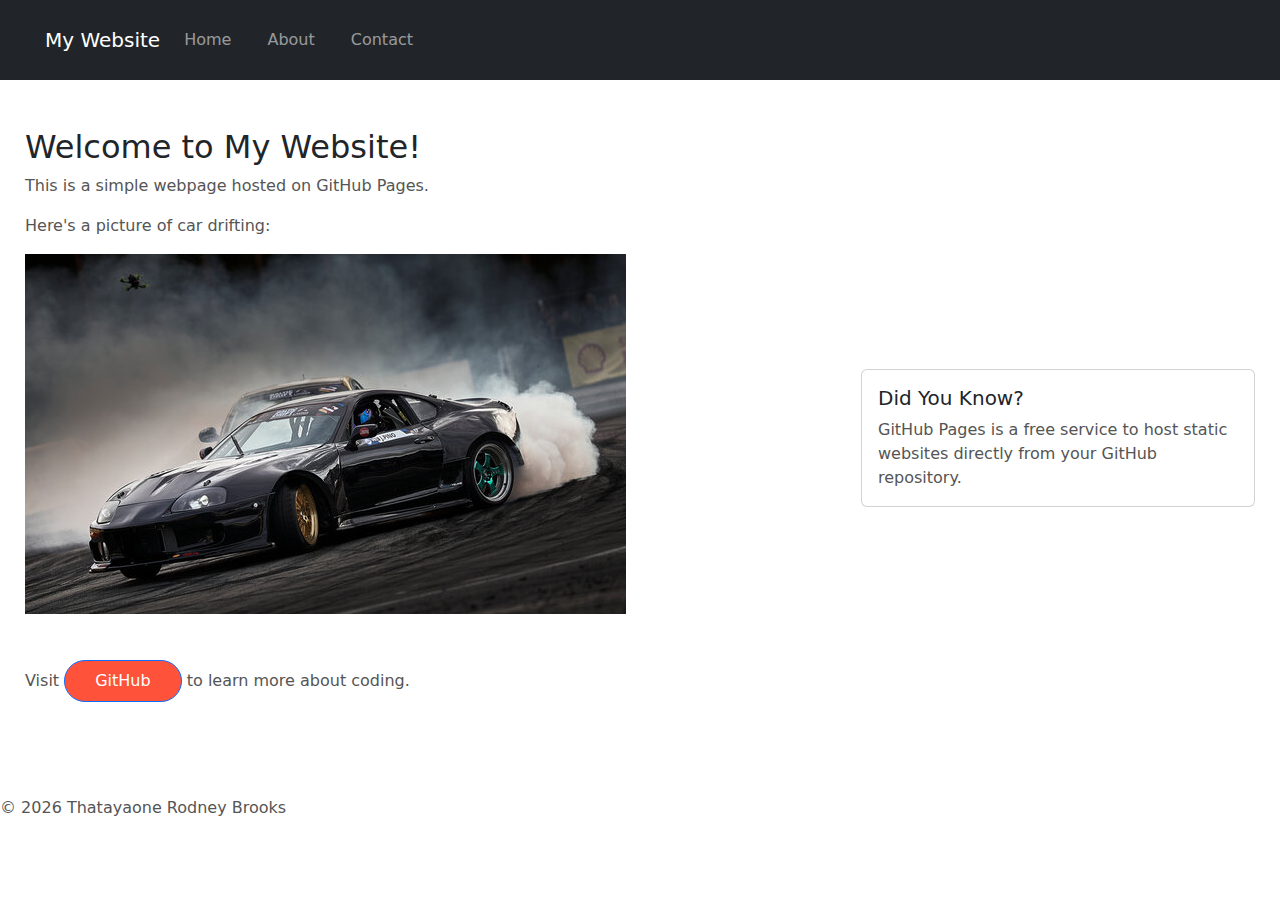
<file: index.html>
<!DOCTYPE html>
<html lang ="en">
<head>
  <meta charset ="UTF-8">
  <meta name ="viewport" content =width=device-width, initial-scale="1.0">
  <title>My First GitHub Page</title>
  <!-- Bootstrap CSS -->
  <link href="https://cdn.jsdelivr.net/npm/bootstrap@5.3.0/dist/css/bootstrap.min.css" rel="stylesheet">
  <!--Custom CSS-->
  <link rel="stylesheet" href="styles.css">
  

</head>
<body>
  <header>
       <!-- Your content goes here -->
        
    <nav class="navbar navbar-expand-lg navbar-dark bg-dark">
        <div class="container">
            <a class="navbar-brand" href="index.html">My Website</a>
            <button class="navbar-toggler" type="button" data-bs-toggle="collapse" data-bs-target="#navbarNav">
                <span class="navbar-toggler-icon"></span>
            </button>
            <div class="collapse navbar-collapse" id="navbarNav">
                <ul class="navbar-nav">
                    <li class="nav-item">
                        <a class="nav-link" href="index.html">Home</a>
                    </li>
                    <li class="nav-item">
                        <a class="nav-link" href="about.html">About</a>
                    </li>
                    <li class="nav-item">
                        <a class="nav-link" href="contact.html">Contact</a>
                    </li>
                </ul>
            </div>
        </div>
    </nav>
</header>


    <!-- Bootstrap JS and dependencies -->
    <script src="https://cdn.jsdelivr.net/npm/@popperjs/core@2.11.6/dist/umd/popper.min.js"></script>
    <script src="https://cdn.jsdelivr.net/npm/bootstrap@5.3.0/dist/js/bootstrap.min.js"></script>
</body>
</html>

  </header>

  <main class="container my-5">
    <div class="row">
        <div class="col-md-8">
            <h2>Welcome to My Website!</h2>
            <p>This is a simple webpage hosted on GitHub Pages.</p>
            <p>Here's a picture of car drifting:</p>
            <img src="car.jpg" alt="A drifting car">

               <p class="mt-3">Visit <a href="https://github.com" class="btn btn-primary">GitHub</a> to learn more about coding.</p>
        </div>
        <div class="col-md-4">
            <div class="card">
                <div class="card-body">
                    <h5 class="card-title">Did You Know?</h5>
                    <p class="card-text">GitHub Pages is a free service to host static websites directly from your GitHub repository.</p>
                </div>
            </div>
        </div>
    </div>

  </main>

  <footer>
    <p>&copy; 2026 Thatayaone Rodney Brooks</p>
  </footer>

</body>
</html>
</file>
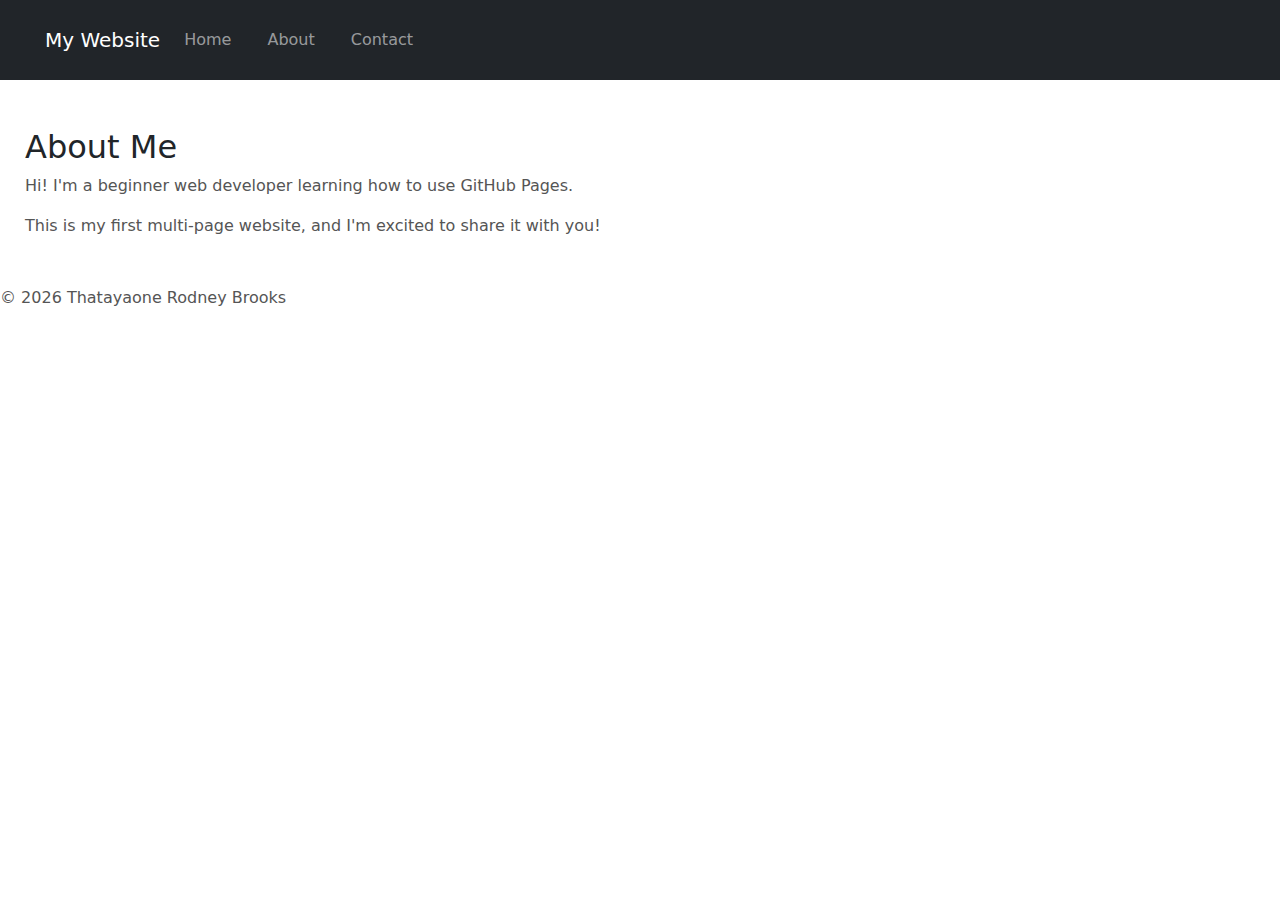
<file: about.html>
<!DOCTYPE html>
<html lang ="en">
<head>
  <meta charset ="UTF-8">
  <meta name ="viewport" content =width=device-width, initial-scale="1.0">
  <title>About Me</title>
  <!-- Bootstrap CSS -->
  <link href="https://cdn.jsdelivr.net/npm/bootstrap@5.3.0/dist/css/bootstrap.min.css" rel="stylesheet">
  <!--Custom CSS-->
  <link rel="stylesheet" href="styles.css">

</head>
<body>
  <header>
        <!-- Your content goes here -->
         
    <nav class="navbar navbar-expand-lg navbar-dark bg-dark">
        <div class="container">
            <a class="navbar-brand" href="index.html">My Website</a>
            <button class="navbar-toggler" type="button" data-bs-toggle="collapse" data-bs-target="#navbarNav">
                <span class="navbar-toggler-icon"></span>
            </button>
            <div class="collapse navbar-collapse" id="navbarNav">
                <ul class="navbar-nav">
                    <li class="nav-item">
                        <a class="nav-link" href="index.html">Home</a>
                    </li>
                    <li class="nav-item">
                        <a class="nav-link" href="about.html">About</a>
                    </li>
                    <li class="nav-item">
                        <a class="nav-link" href="contact.html">Contact</a>
                    </li>
                </ul>
            </div>
        </div>
    </nav>
</header>

    <!-- Bootstrap JS and dependencies -->
    <script src="https://cdn.jsdelivr.net/npm/@popperjs/core@2.11.6/dist/umd/popper.min.js"></script>
    <script src="https://cdn.jsdelivr.net/npm/bootstrap@5.3.0/dist/js/bootstrap.min.js"></script>
</body>
</html>

  </header>

  <main class="container my-5">
    <h2>About Me</h2>
    <p>Hi! I'm a beginner web developer learning how to use GitHub Pages.</p>
    <p>This is my first multi-page website, and I'm excited to share it with you!</p>
</main>


  <footer>
    <p>&copy; 2026 Thatayaone Rodney Brooks</p>
  </footer>

</body>
</html>
</file>
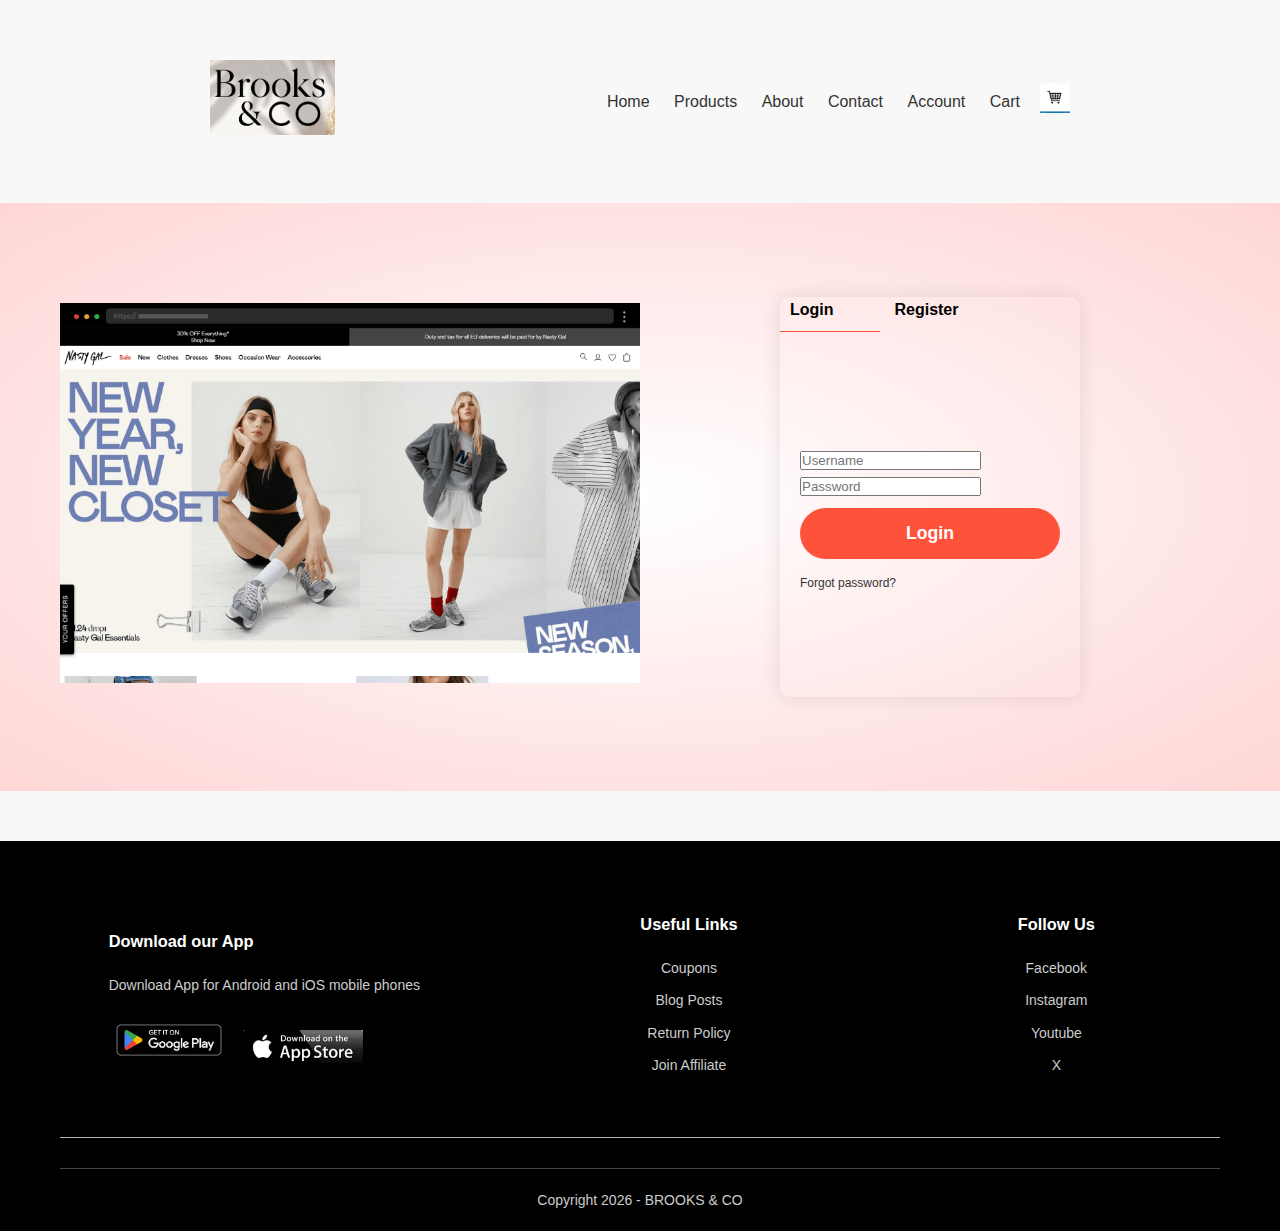
<file: account.html>
<!DOCTYPE html>
<html lang="en">
<head>
    <meta charset="UTF-8">
    <meta name="viewport" content="width=device-width, initial-scale=1.0">
    <title>Account - Brooks & CO</title>
    <link rel="stylesheet" href="style.css">
    <link rel="stylesheet" href="https://cdnjs.cloudflare.com/ajax/libs/font-awesome/6.5.1/css/all.min.css">
</head>
<body>

    <div class="small-container">
        <div class="navbar">
            <div class="logo">
                <a href="index.html">
                    <img src="images/Brooks & CO.jpg" width="125px" alt="Brooks & CO">
                </a>
            </div>
            <nav>
                <ul>
                    <li><a href="index.html">Home</a></li>
                    <li><a href="products.html">Products</a></li>
                    <li><a href="about.html">About</a></li>
                    <li><a href="contact.html">Contact</a></li>
                    <li><a href="account.html">Account</a></li>
                    <li><a href="cart.html">Cart</a></li>
                </ul>
            </nav>
            <a href="cart.html">
                <img src="images/cart.jpg" width="30px" height="30px" alt="Cart">
            </a>
        </div>
    </div>

    <!-- Account Page -->
    <div class="account-page">
        <div class="container">
            <div class="row">
                <div class="col-2">
                    <img src="images/Cool-Clothing-Brand-eCommerce-Website-for-Women.png" width="100%" alt="Fashion">
                </div>
                
                <div class="col-2">
                    <div class="form-container">
                        <div class="form-btn">
                            <span onclick="login()">Login</span>
                            <span onclick="register()">Register</span>
                            <hr id="Indicator">
                        </div>

                        <form id="LoginForm">
                            <input type="text" placeholder="Username" required>
                            <input type="password" placeholder="Password" required>
                            <button type="submit" class="btn">Login</button>
                            <a href="#">Forgot password?</a>
                        </form>

                        <form id="RegForm">
                            <input type="text" placeholder="Username" required>
                            <input type="email" placeholder="Email" required>
                            <input type="password" placeholder="Password" required>
                            <button type="submit" class="btn">Register</button>
                        </form>
                    </div>
                </div>
            </div>
        </div>
    </div>

    <!-- Footer -->
    <div class="footer">
        <div class="container">
            <div class="row">
                <div class="footer-col-1">
                    <h3>Download our App</h3>
                    <p>Download App for Android and iOS mobile phones</p>
                    <div class="app-logo">
                        <img src="images/playstore.png" alt="Play Store">
                        <img src="images/apple store.png" alt="App Store">
                    </div>
                </div>
                <div class="footer-col-2">
                    <h3>Useful Links</h3>
                    <ul>
                        <li>Coupons</li>
                        <li>Blog Posts</li>
                        <li>Return Policy</li>
                        <li>Join Affiliate</li>
                    </ul>
                </div>
                <div class="footer-col-3">
                    <h3>Follow Us</h3>
                    <ul>
                        <li>Facebook</li>
                        <li>Instagram</li>
                        <li>Youtube</li>
                        <li>X</li>
                    </ul>
                </div>
            </div>
            <hr>
            <p class="copyright">Copyright 2026 - BROOKS & CO</p>
        </div>
    </div>

    <script>
        var LoginForm = document.getElementById("LoginForm");
        var RegForm = document.getElementById("RegForm");
        var Indicator = document.getElementById("Indicator");

        function login() {
            RegForm.style.transform = "translateX(300px)";
            LoginForm.style.transform = "translateX(0px)";
            Indicator.style.transform = "translateX(0px)";
        }

        function register() {
            RegForm.style.transform = "translateX(0px)";
            LoginForm.style.transform = "translateX(-300px)";
            Indicator.style.transform = "translateX(100px)";
        }

        // Show Login form by default when page loads
        window.onload = login;
    </script>
</body>
</html>
</file>
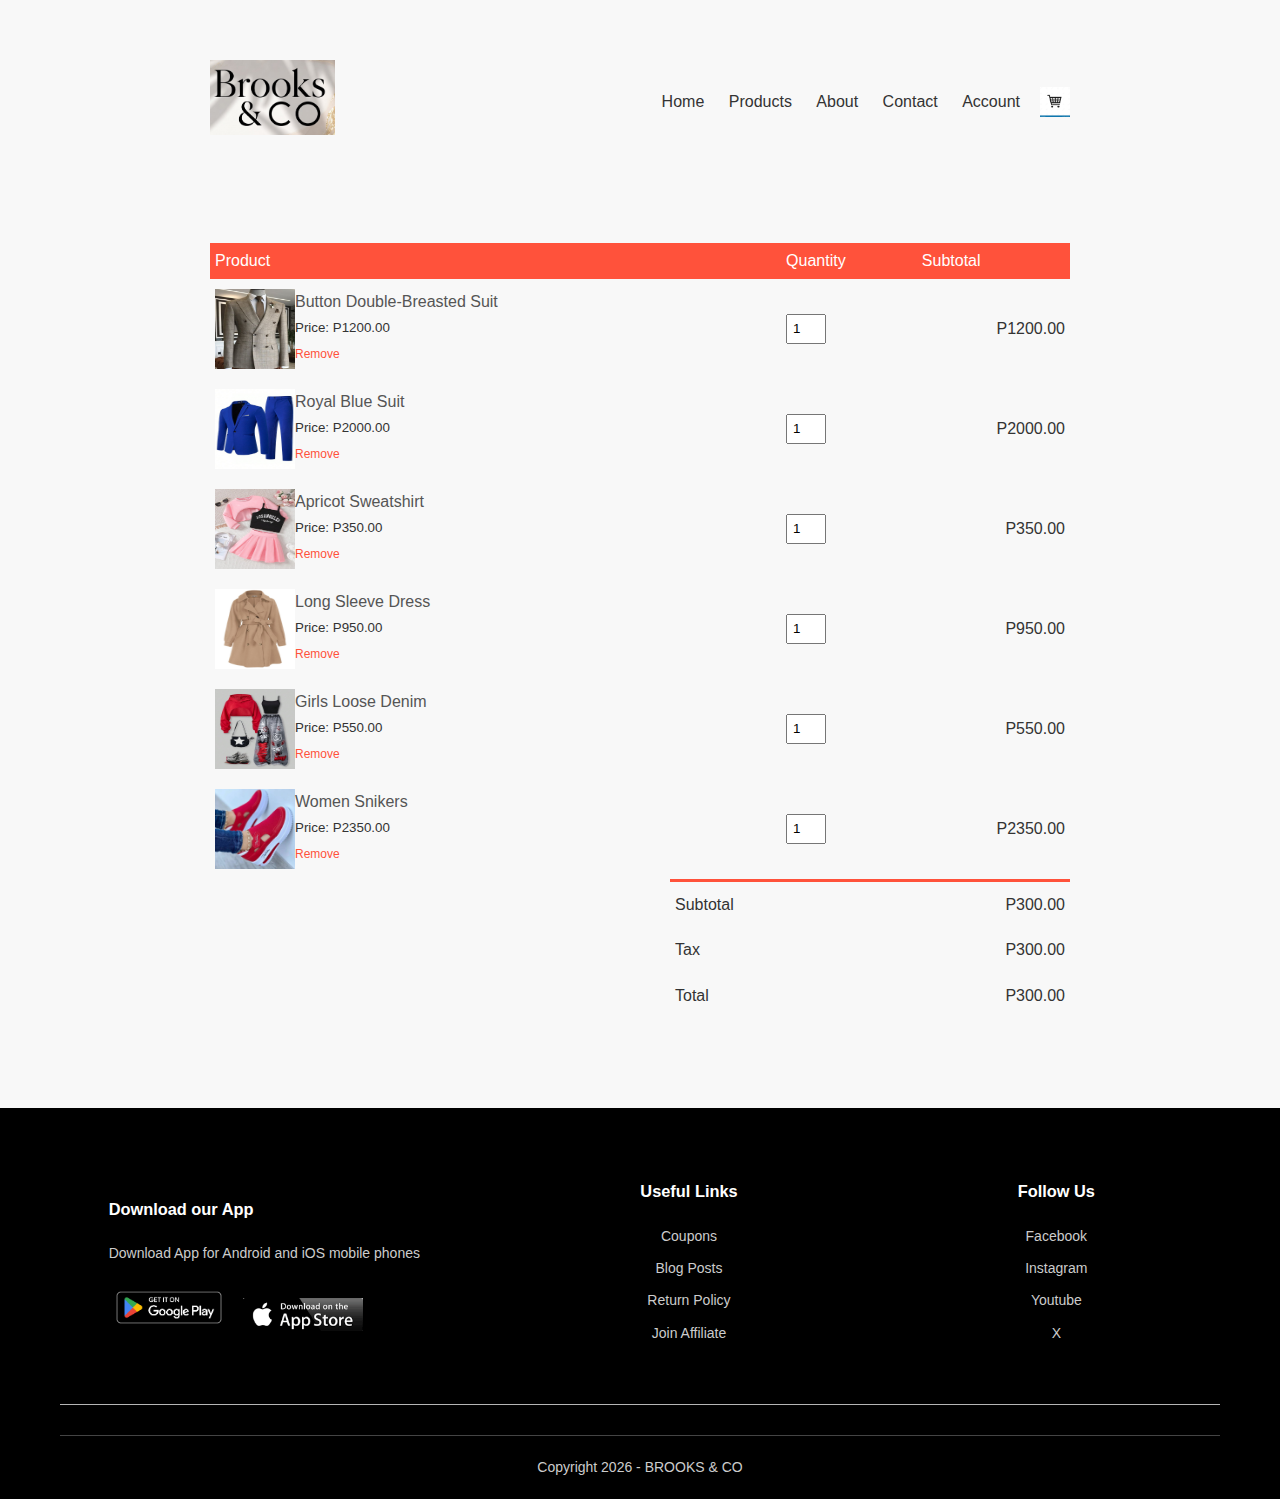
<file: cart.html>
<!DOCTYPE html>
<html lang="en">
<head>
    <meta charset="UTF-8">
    <meta name="viewport" content="width=device-width, initial-scale=1.0">
    <title>Cart-Brooks & CO</title>
    <link rel="stylesheet" href="style.css">
    <link rel="stylesheet" href="https://cdnjs.cloudflare.com/ajax/libs/font-awesome/6.5.1/css/all.min.css">
</head>
<body>

    <div class="small-container">
        <div class="navbar">
            <div class="logo">
                <img src="images/Brooks & CO.jpg" width="125px" alt="Brooks & CO Logo">
            </div>
            <nav>
                <ul>
                    <li><a href="index.html">Home</a></li>
                    <li><a href="products.html">Products</a></li>
                    <li><a href="about.html">About</a></li>
                    <li><a href="contact.html">Contact</a></li>
                    <li><a href="account.html">Account</a></li>
                </ul>
            </nav>
            <img src="images/cart.jpg" width="30px" height="30px" alt="Cart">
        </div>
    </div>

    
<!-----------cart item details------------>
       <div class="small-container cart-page">

         <table>
              <tr>
                <th>Product</th>
                <th>Quantity</th>
                <th>Subtotal</th>
              </tr>
              <tr>
                   <td>

                     <div class="cart-info">
                        <img src="images/Button_Double BreastedOccasion_Prom, Wedding….jpg">
                        <div>
                            <p>Button Double-Breasted Suit</p>
                            <small>Price: P1200.00</small>
                            <br>
                            <a href="">Remove</a>

                        </div>
                    </div>
                   
                   <td><input type="number" value="1"></td>
                   <td>P1200.00</td>

                   </td>
              </tr>
              </tr>
              <tr>
                   <td>

                     <div class="cart-info">
                        <img src="images/Men's Elegant Suit Set Royal Blue Business….jpg">
                        <div>
                            <p>Royal Blue  Suit</p>
                            <small>Price: P2000.00</small>
                            <br>
                            <a href="">Remove</a>

                        </div>
                    </div>
                   
                   <td><input type="number" value="1"></td>
                   <td>P2000.00</td>

                   </td>
              </tr>
              </tr>
              <tr>
                   <td>

                     <div class="cart-info">
                        <img src="images/3pcs Young Girl Outfit_ Apricot Sweatshirt….jpg">
                        <div>
                            <p>Apricot Sweatshirt</p>
                            <small>Price: P350.00</small>
                            <br>
                            <a href="">Remove</a>

                        </div>
                    </div>
                   
                   <td><input type="number" value="1"></td>
                   <td>P350.00</td>

                   </td>
              </tr>
              </tr>
              <tr>
                   <td>

                     <div class="cart-info">
                        <img src="images/PRICES MAY VARY_ ❄️【FEATURES】The long sleeve dress….jpg">
                         <div>
                            <p>Long Sleeve Dress</p>
                            <small>Price: P950.00</small>
                            <br>
                            <a href="">Remove</a>

                        </div>
                    </div>
                   
                   <td><input type="number" value="1"></td>
                   <td>P950.00</td>

                   </td>
              </tr>
              </tr>
              <tr>
                   <td>

                     <div class="cart-info">
                        <img src="images/3pcs_Set Street Cool Casual Teen Girls Loose Denim….jpg">
                        <div>
                            <p> Girls Loose Denim</p>
                            <small>Price: P550.00</small>
                            <br>
                            <a href="">Remove</a>

                        </div>
                    </div>
                   
                   <td><input type="number" value="1"></td>
                   <td>P550.00</td>

                   </td>
              </tr>
              </tr>
              <tr>
                   <td>

                     <div class="cart-info">
                        <img src="images/Introducing our Women Sneakers High Quality Tennis….jpg">
                        <div>
                            <p>Women Snikers</p>
                            <small>Price: P2350.00</small>
                            <br>
                            <a href="">Remove</a>

                        </div>
                    </div>
                   
                   <td><input type="number" value="1"></td>
                   <td>P2350.00</td>

                   </td>
              </tr>

         </table>

        <div class="total-price">

            <table>
                <tr>
                    <td>Subtotal</td>
                    <td>P300.00</td>
                </tr>
                <tr>
                    <td>Tax</td>
                    <td>P300.00</td>
                </tr>
                <tr>
                    <td>Total</td>
                    <td>P300.00</td>
                </tr>
            </table>

        </div>
       </div>
   
    </div>

    <!------ Footer------->
    <div class="footer">
        <div class="container">
            <div class="row">
                <div class="footer-col-1">
                    <h3>Download our App</h3>
                    <p>Download App for Android and iOS mobile phones</p>
                    <div class="app-logo">
                        <img src="images/playstore.png" alt="Play Store">
                        <img src="images/apple store.png" alt="App Store">
                    </div>
                </div>
                <div class="footer-col-2">
                    <h3>Useful Links</h3>
                    <ul>
                        <li>Coupons</li>
                        <li>Blog Posts</li>
                        <li>Return Policy</li>
                        <li>Join Affiliate</li>
                    </ul>
                </div>
                <div class="footer-col-3">
                    <h3>Follow Us</h3>
                    <ul>
                        <li>Facebook</li>
                        <li>Instagram</li>
                        <li>Youtube</li>
                        <li>X</li>
                    </ul>
                </div>
            </div>
            <hr>
            <p class="copyright">Copyright 2026 - BROOKS & CO</p>
        </div>
    </div>

    </script>
</body>
</html>
</file>
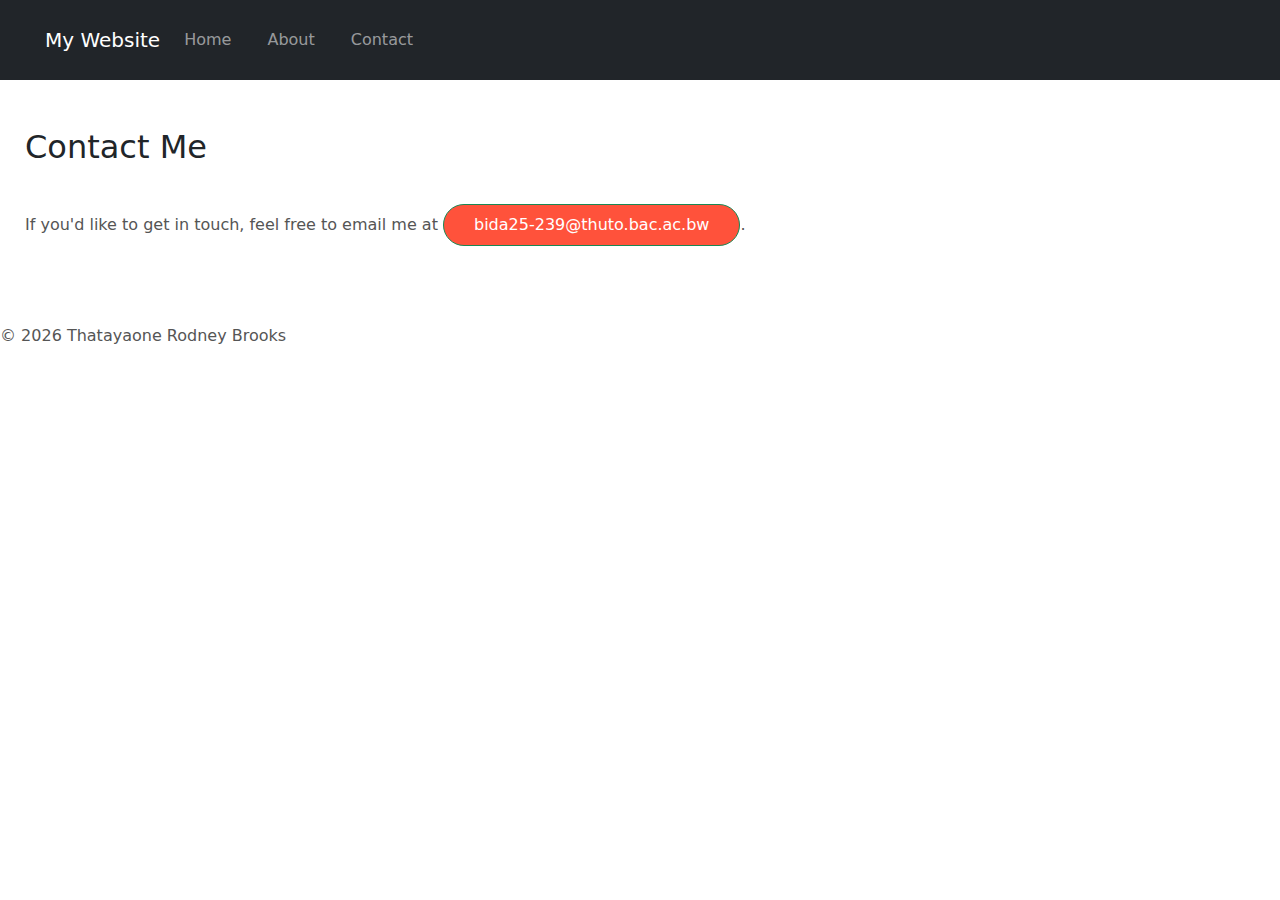
<file: contact.html>
<!DOCTYPE html>
<html lang ="en">
<head>
  <meta charset ="UTF-8">
  <meta name ="viewport" content =width=device-width, initial-scale="1.0">
  <title>Contact Me</title>
  <!-- Bootstrap CSS -->
  <link href="https://cdn.jsdelivr.net/npm/bootstrap@5.3.0/dist/css/bootstrap.min.css" rel="stylesheet">
  <!--Custom CSS-->
  <link rel="stylesheet" href="styles.css">

</head>
<body>
  <header>
       <!-- Your content goes here -->
    <nav class="navbar navbar-expand-lg navbar-dark bg-dark">
        <div class="container">
            <a class="navbar-brand" href="index.html">My Website</a>
            <button class="navbar-toggler" type="button" data-bs-toggle="collapse" data-bs-target="#navbarNav">
                <span class="navbar-toggler-icon"></span>
            </button>
            <div class="collapse navbar-collapse" id="navbarNav">
                <ul class="navbar-nav">
                    <li class="nav-item">
                        <a class="nav-link" href="index.html">Home</a>
                    </li>
                    <li class="nav-item">
                        <a class="nav-link" href="about.html">About</a>
                    </li>
                    <li class="nav-item">
                        <a class="nav-link" href="contact.html">Contact</a>
                    </li>
                </ul>
            </div>
        </div>
    </nav>
</header>

    <!-- Bootstrap JS and dependencies -->
    <script src="https://cdn.jsdelivr.net/npm/@popperjs/core@2.11.6/dist/umd/popper.min.js"></script>
    <script src="https://cdn.jsdelivr.net/npm/bootstrap@5.3.0/dist/js/bootstrap.min.js"></script>
</body>
</html>

   </header>

 <main class="container my-5">
    <h2>Contact Me</h2>
    <p>If you'd like to get in touch, feel free to email me at <a href="mailto:example@example.com" class="btn btn-success">bida25-239@thuto.bac.ac.bw</a>.</p>
</main>


  <footer>
    <p>&copy; 2026 Thatayaone Rodney Brooks</p>
  </footer>

</body>
</html>
</file>
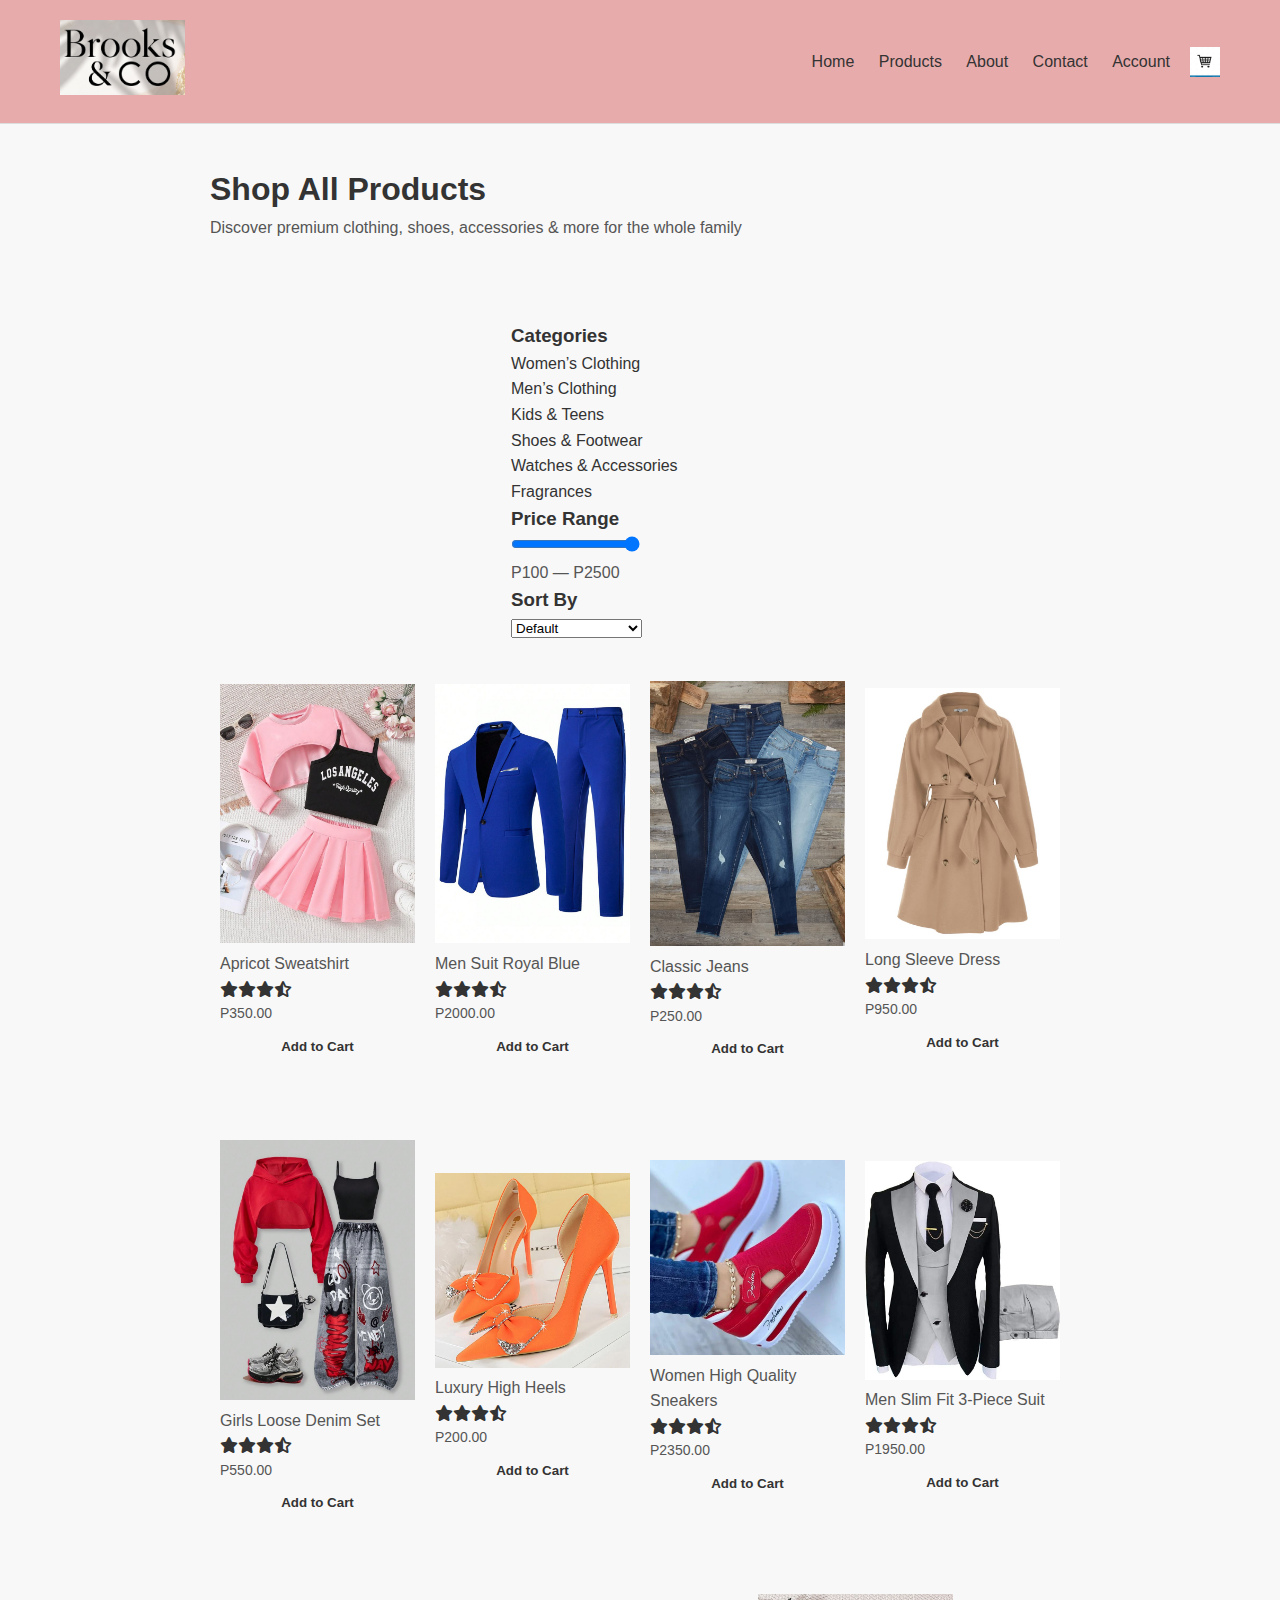
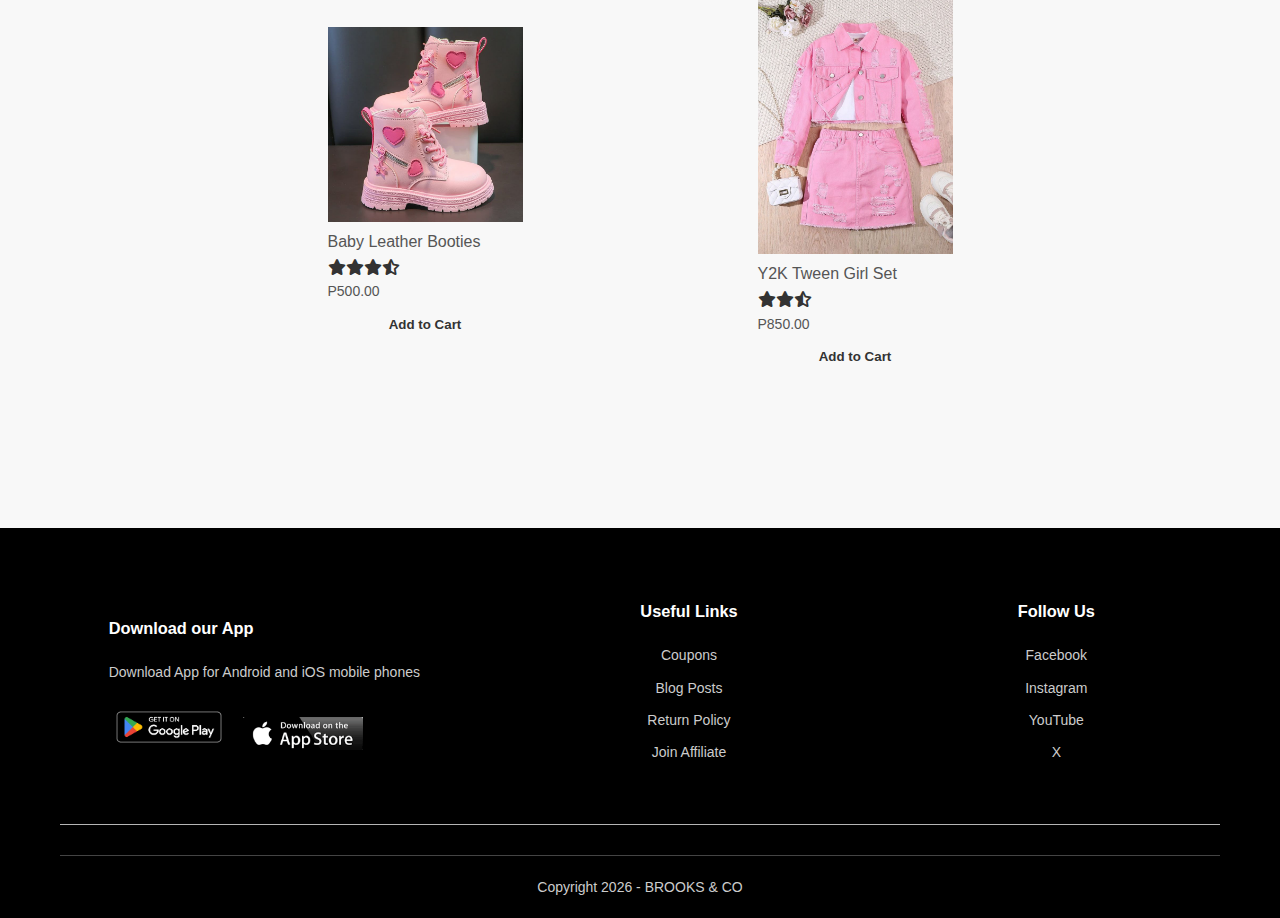
<file: product.html>
<!DOCTYPE html>
<html lang="en">
<head>
    <meta charset="UTF-8">
    <meta name="viewport" content="width=device-width, initial-scale=1.0">
    <title>Products | Brooks & CO</title>
    <link rel="stylesheet" href="style.css">
    <link rel="stylesheet" href="https://cdnjs.cloudflare.com/ajax/libs/font-awesome/6.5.1/css/all.min.css">
</head>
<body>
    <!-- Header / Navbar (same as homepage) -->
    <div class="header">
        <div class="container">
            <div class="navbar">
                <div class="logo">
                    <img src="images/Brooks & CO.jpg" width="125px" alt="Brooks & CO Logo">
                </div>
                <nav>
                    <ul>
                        <li><a href="index.html">Home</a></li>
                        <li><a href="products.html" class="active">Products</a></li>
                        <li><a href="#">About</a></li>
                        <li><a href="#">Contact</a></li>
                        <li><a href="#">Account</a></li>
                    </ul>
                </nav>
                <img src="images/cart.jpg" width="30px" height="30px" alt="Cart">
            </div>
        </div>
    </div>

    <!-- Products Page Banner -->
    <div class="product-banner">
        <div class="small-container">
            <h1>Shop All Products</h1>
            <p>Discover premium clothing, shoes, accessories & more for the whole family</p>
        </div>
    </div>

    <!-- Filter & Products Section -->
    <div class="small-container">
        <div class="row">
            <!-- Sidebar Filters -->
            <div class="col-3">
                <h3>Categories</h3>
                <ul class="category-list">
                    <li><a href="#">Women’s Clothing</a></li>
                    <li><a href="#">Men’s Clothing</a></li>
                    <li><a href="#">Kids & Teens</a></li>
                    <li><a href="#">Shoes & Footwear</a></li>
                    <li><a href="#">Watches & Accessories</a></li>
                    <li><a href="#">Fragrances</a></li>
                </ul>

                <h3>Price Range</h3>
                <div class="price-filter">
                    <input type="range" min="100" max="2500" value="2500" id="priceRange">
                    <p>P100 — <span id="priceValue">P2500</span></p>
                </div>

                <h3>Sort By</h3>
                <select id="sortBy">
                    <option value="default">Default</option>
                    <option value="price-low">Price: Low to High</option>
                    <option value="price-high">Price: High to Low</option>
                    <option value="rating">Best Rated</option>
                </select>
            </div>

            <!-- Products Grid -->
            <div class="col-9">
                <div class="row" id="productGrid">
                    
                    <!-- Product 1 -->
                    <div class="col-4">
                        <div class="product-card">
                            <img src="images/3pcs Young Girl Outfit_ Apricot Sweatshirt….jpg" alt="Apricot Sweatshirt">
                            <h4>Apricot Sweatshirt</h4>
                            <div class="rating">
                                <i class="fas fa-star"></i><i class="fas fa-star"></i><i class="fas fa-star"></i><i class="fas fa-star-half-alt"></i>
                            </div>
                            <p>P350.00</p>
                            <button class="add-to-cart">Add to Cart</button>
                        </div>
                    </div>

                    <!-- Product 2 -->
                    <div class="col-4">
                        <div class="product-card">
                            <img src="images/Men's Elegant Suit Set Royal Blue Business….jpg" alt="Men Suit Royal Blue">
                            <h4>Men Suit Royal Blue</h4>
                            <div class="rating">
                                <i class="fas fa-star"></i><i class="fas fa-star"></i><i class="fas fa-star"></i><i class="fas fa-star-half-alt"></i>
                            </div>
                            <p>P2000.00</p>
                            <button class="add-to-cart">Add to Cart</button>
                        </div>
                    </div>

                    <!-- Product 3 -->
                    <div class="col-4">
                        <div class="product-card">
                            <img src="images/Bootlegger - The Place for Jeans.jpg" alt="Jeans">
                            <h4>Classic Jeans</h4>
                            <div class="rating">
                                <i class="fas fa-star"></i><i class="fas fa-star"></i><i class="fas fa-star"></i><i class="fas fa-star-half-alt"></i>
                            </div>
                            <p>P250.00</p>
                            <button class="add-to-cart">Add to Cart</button>
                        </div>
                    </div>

                    <!-- Product 4 -->
                    <div class="col-4">
                        <div class="product-card">
                            <img src="images/PRICES MAY VARY_ ❄️【FEATURES】The long sleeve dress….jpg" alt="Long Sleeve Dress">
                            <h4>Long Sleeve Dress</h4>
                            <div class="rating">
                                <i class="fas fa-star"></i><i class="fas fa-star"></i><i class="fas fa-star"></i><i class="fas fa-star-half-alt"></i>
                            </div>
                            <p>P950.00</p>
                            <button class="add-to-cart">Add to Cart</button>
                        </div>
                    </div>

                    <!-- Product 5 -->
                    <div class="col-4">
                        <div class="product-card">
                            <img src="images/3pcs_Set Street Cool Casual Teen Girls Loose Denim….jpg" alt="Girls Loose Denim">
                            <h4>Girls Loose Denim Set</h4>
                            <div class="rating">
                                <i class="fas fa-star"></i><i class="fas fa-star"></i><i class="fas fa-star"></i><i class="fas fa-star-half-alt"></i>
                            </div>
                            <p>P550.00</p>
                            <button class="add-to-cart">Add to Cart</button>
                        </div>
                    </div>

                    <!-- Product 6 -->
                    <div class="col-4">
                        <div class="product-card">
                            <img src="images/Fashion High Heels Luxury Women Pumps Rhinestone….jpg" alt="High Heels">
                            <h4>Luxury High Heels</h4>
                            <div class="rating">
                                <i class="fas fa-star"></i><i class="fas fa-star"></i><i class="fas fa-star"></i><i class="fas fa-star-half-alt"></i>
                            </div>
                            <p>P200.00</p>
                            <button class="add-to-cart">Add to Cart</button>
                        </div>
                    </div>

                    <!-- Product 7 -->
                    <div class="col-4">
                        <div class="product-card">
                            <img src="images/Introducing our Women Sneakers High Quality Tennis….jpg" alt="Women Sneakers">
                            <h4>Women High Quality Sneakers</h4>
                            <div class="rating">
                                <i class="fas fa-star"></i><i class="fas fa-star"></i><i class="fas fa-star"></i><i class="fas fa-star-half-alt"></i>
                            </div>
                            <p>P2350.00</p>
                            <button class="add-to-cart">Add to Cart</button>
                        </div>
                    </div>

                    <!-- Product 8 -->
                    <div class="col-4">
                        <div class="product-card">
                            <img src="images/Men's Suits Slim Fit 3 Pieces Notch Lapel Formal….jpg" alt="Men Suits">
                            <h4>Men Slim Fit 3-Piece Suit</h4>
                            <div class="rating">
                                <i class="fas fa-star"></i><i class="fas fa-star"></i><i class="fas fa-star"></i><i class="fas fa-star-half-alt"></i>
                            </div>
                            <p>P1950.00</p>
                            <button class="add-to-cart">Add to Cart</button>
                        </div>
                    </div>

                    <!-- Product 9 -->
                    <div class="col-4">
                        <div class="product-card">
                            <img src="images/The cutest booties for her! Leather with flexible….jpg" alt="Booties">
                            <h4>Baby Leather Booties</h4>
                            <div class="rating">
                                <i class="fas fa-star"></i><i class="fas fa-star"></i><i class="fas fa-star"></i><i class="fas fa-star-half-alt"></i>
                            </div>
                            <p>P500.00</p>
                            <button class="add-to-cart">Add to Cart</button>
                        </div>
                    </div>

                    <!-- Product 10 -->
                    <div class="col-4">
                        <div class="product-card">
                            <img src="images/Tween Girl Y2K Style Meisjes Casual Distressed….jpg" alt="Tween Girl Style">
                            <h4>Y2K Tween Girl Set</h4>
                            <div class="rating">
                                <i class="fas fa-star"></i><i class="fas fa-star"></i><i class="fas fa-star-half-alt"></i>
                            </div>
                            <p>P850.00</p>
                            <button class="add-to-cart">Add to Cart</button>
                        </div>
                    </div>

                    <!-- Add more products from your original list here if you want (I included the main ones) -->

                </div>
            </div>
        </div>
    </div>

    <!-- Footer (same as homepage) -->
    <div class="footer">
        <div class="container">
            <div class="row">
                <div class="footer-col-1">
                    <h3>Download our App</h3>
                    <p>Download App for Android and iOS mobile phones</p>
                    <div class="app-logo">
                        <img src="images/playstore.png" alt="Play Store">
                        <img src="images/apple store.png" alt="App Store">
                    </div>
                </div>
                <div class="footer-col-2">
                    <h3>Useful Links</h3>
                    <ul>
                        <li>Coupons</li>
                        <li>Blog Posts</li>
                        <li>Return Policy</li>
                        <li>Join Affiliate</li>
                    </ul>
                </div>
                <div class="footer-col-3">
                    <h3>Follow Us</h3>
                    <ul>
                        <li>Facebook</li>
                        <li>Instagram</li>
                        <li>YouTube</li>
                        <li>X</li>
                    </ul>
                </div>
            </div>
            <hr>
            <p class="copyright">Copyright 2026 - BROOKS & CO</p>
        </div>
    </div>

    <script>
        // Simple "Add to Cart" alert
        document.querySelectorAll('.add-to-cart').forEach(btn => {
            btn.addEventListener('click', () => {
                alert('✅ Added to cart!');
            });
        });

        // Price range live update (demo)
        const priceRange = document.getElementById('priceRange');
        const priceValue = document.getElementById('priceValue');
        priceRange.addEventListener('input', () => {
            priceValue.textContent = `P${priceRange.value}`;
        });
    </script>
</body>
</html>
</file>
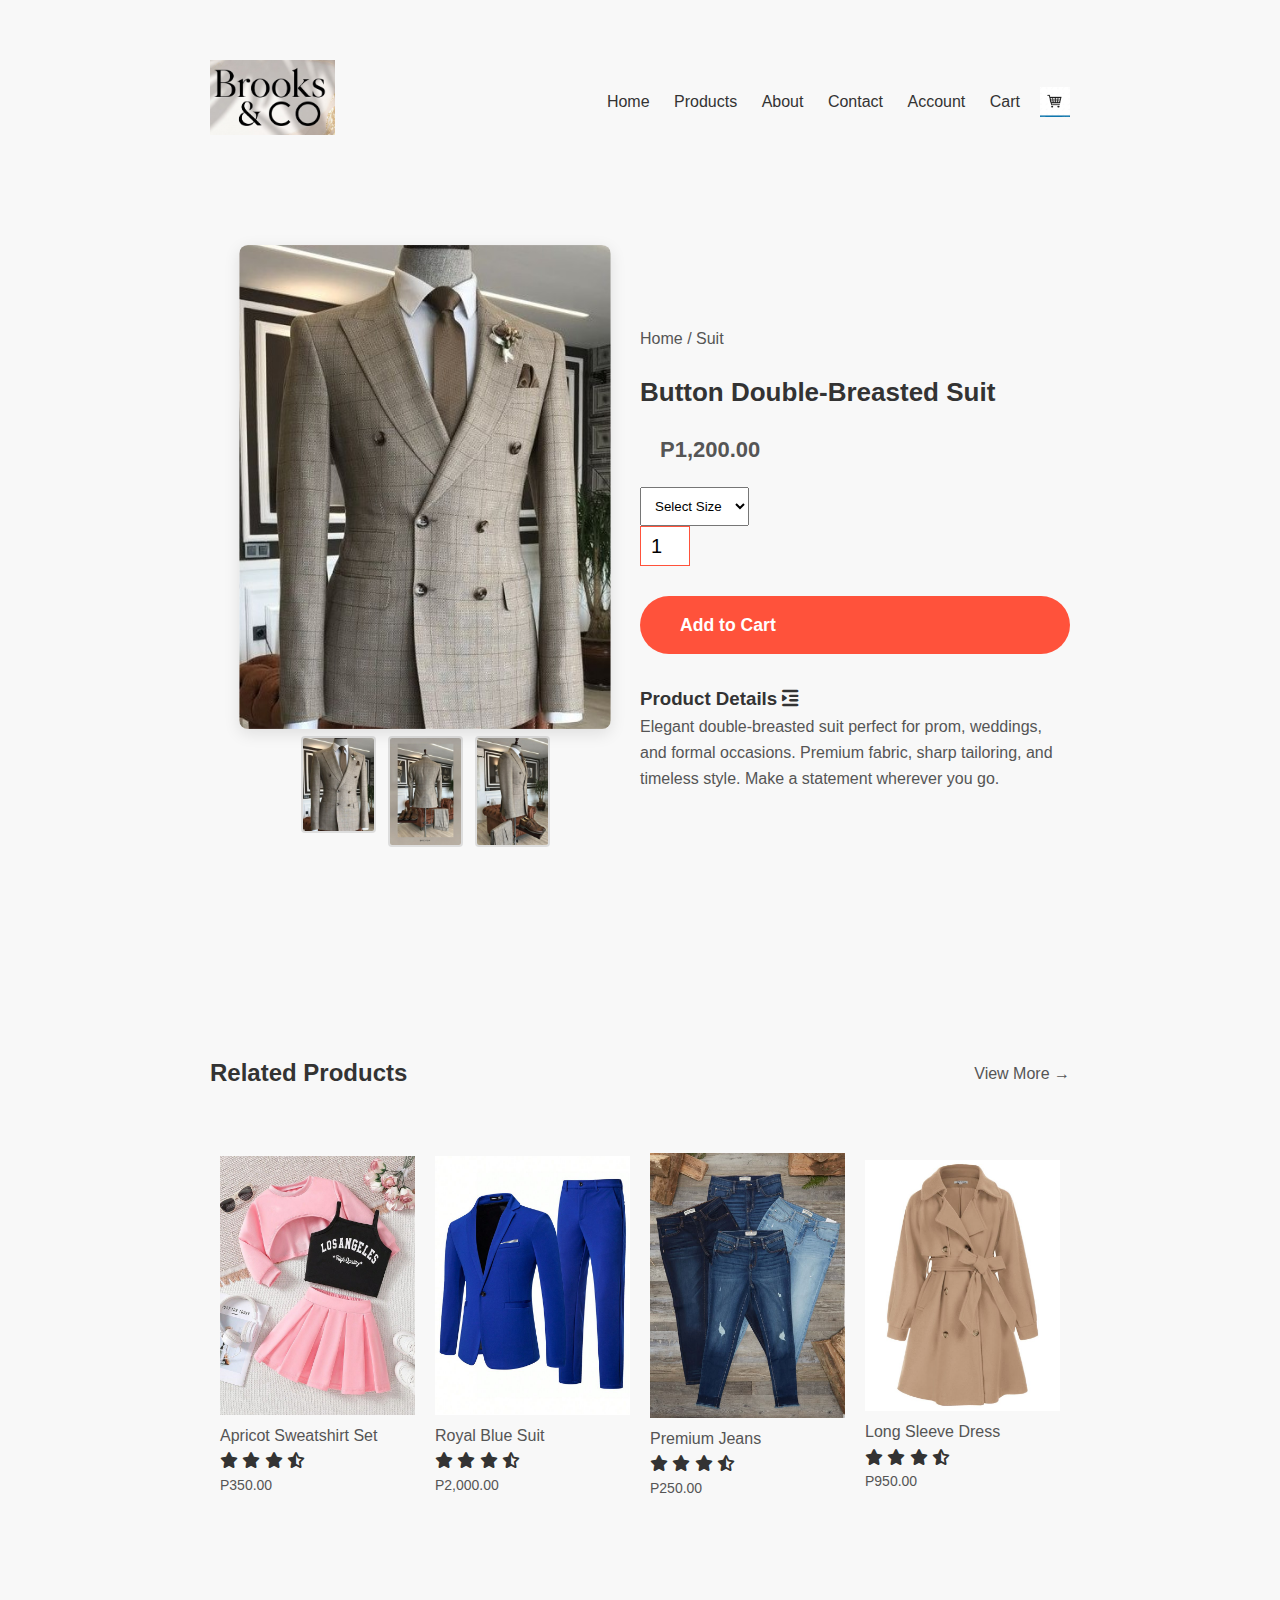
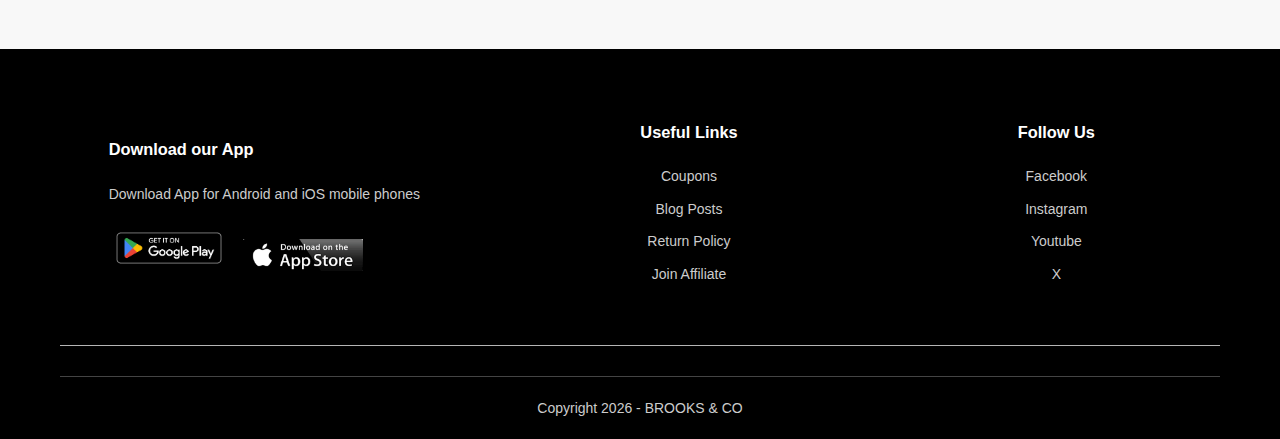
<file: products-details.html>
<!DOCTYPE html>
<html lang="en">
<head>
    <meta charset="UTF-8">
    <meta name="viewport" content="width=device-width, initial-scale=1.0">
    <title>All Products-Brooks & CO</title>
    <link rel="stylesheet" href="style.css">
    <link rel="stylesheet" href="https://cdnjs.cloudflare.com/ajax/libs/font-awesome/6.5.1/css/all.min.css">
</head>
<body>

    <div class="small-container">
        <div class="navbar">
            <div class="logo">
                <img src="images/Brooks & CO.jpg" width="125px" alt="Brooks & CO Logo">
            </div>
            <nav>
                <ul>
                    <li><a href="index.html">Home</a></li>
                    <li><a href="products.html">Products</a></li>
                    <li><a href="about.html">About</a></li>
                    <li><a href="contact.html">Contact</a></li>
                    <li><a href="account.html">Account</a></li>
                    <li><a href="cart.html">Cart</a></li>
                </ul>
            </nav>
            <img src="images/cart.jpg" width="30px" height="30px" alt="Cart">
        </div>
    </div>

    <!-------- Single Product Details ----->
    <div class="small-container single-product">
        <div class="row">

            <div class="col-2">
                <img src="images/Button_Double BreastedOccasion_Prom, Wedding….jpg" 
                     width="100%" 
                     id="ProductImg" 
                     class="ProductImg" 
                     alt="Button Suit">

                <div class="small-img-row">
                    <div class="small-img-col">
                        <img src="images/Button_Double BreastedOccasion_Prom, Wedding….jpg" 
                             width="100%" 
                             class="small-img" 
                             alt="Button Suit Front">
                    </div>
                    <div class="small-img-col">
                        <img src="images/ced67be2-3614-488b-b1e3-248867a452c0.jpg" 
                             width="100%" 
                             class="small-img" 
                             alt="Button Suit Side">
                    </div>
                    <div class="small-img-col">
                        <img src="images/84ca5196-0d75-4ce9-b5d5-d8a387d88c78.jpg" 
                             width="100%" 
                             class="small-img" 
                             alt="Button Suit Back">
                    </div>
                </div>
            </div>

            <div class="col-2">
                <p>Home / Suit</p>
                <h1>Button Double-Breasted Suit</h1>
                <h4>P1,200.00</h4>
                
                <select>
                    <option>Select Size</option>
                    <option>S</option>
                    <option>M</option>
                    <option>L</option>
                    <option>XL</option>
                </select>
                
                <input type="number" value="1" min="1">
                <a href="#" class="btn">Add to Cart</a>
                
                <h3>Product Details <i class="fas fa-indent"></i></h3>
                <p>Elegant double-breasted suit perfect for prom, weddings, and formal occasions. Premium fabric, sharp tailoring, and timeless style. Make a statement wherever you go.</p>
            </div>
        </div>
    </div>

    <!------ Related Products --------->
    <div class="small-container">
        <div class="row row-2">
            <h2>Related Products</h2>
            <p>View More →</p>
        </div>
        
        <div class="row">
            <div class="col-4">
                <img src="images/3pcs Young Girl Outfit_ Apricot Sweatshirt….jpg" alt="Apricot Sweatshirt">
                <h4>Apricot Sweatshirt Set</h4>
                <div class="rating">
                    <i class="fas fa-star"></i>
                    <i class="fas fa-star"></i>
                    <i class="fas fa-star"></i>
                    <i class="fas fa-star-half-alt"></i>
                </div>
                <p>P350.00</p>
            </div>
            
            <div class="col-4">
                <img src="images/Men's Elegant Suit Set Royal Blue Business….jpg" alt="Royal Blue Suit">
                <h4>Royal Blue Suit</h4>
                <div class="rating">
                    <i class="fas fa-star"></i>
                    <i class="fas fa-star"></i>
                    <i class="fas fa-star"></i>
                    <i class="fas fa-star-half-alt"></i>
                </div>
                <p>P2,000.00</p>
            </div>
        
            <div class="col-4">
                <img src="images/Bootlegger - The Place for Jeans.jpg" alt="Jeans">
                <h4>Premium Jeans</h4>
                <div class="rating">
                    <i class="fas fa-star"></i>
                    <i class="fas fa-star"></i>
                    <i class="fas fa-star"></i>
                    <i class="fas fa-star-half-alt"></i>
                </div>
                <p>P250.00</p>
            </div>
            
            <div class="col-4">
                <img src="images/PRICES MAY VARY_ ❄️【FEATURES】The long sleeve dress….jpg" alt="Long Sleeve Dress">
                <h4>Long Sleeve Dress</h4>
                <div class="rating">
                    <i class="fas fa-star"></i>
                    <i class="fas fa-star"></i>
                    <i class="fas fa-star"></i>
                    <i class="fas fa-star-half-alt"></i>
                </div>
                <p>P950.00</p>
            </div>
        </div>
    </div>

    <!------ Footer------->
    <div class="footer">
        <div class="container">
            <div class="row">
                <div class="footer-col-1">
                    <h3>Download our App</h3>
                    <p>Download App for Android and iOS mobile phones</p>
                    <div class="app-logo">
                        <img src="images/playstore.png" alt="Play Store">
                        <img src="images/apple store.png" alt="App Store">
                    </div>
                </div>
                <div class="footer-col-2">
                    <h3>Useful Links</h3>
                    <ul>
                        <li>Coupons</li>
                        <li>Blog Posts</li>
                        <li>Return Policy</li>
                        <li>Join Affiliate</li>
                    </ul>
                </div>
                <div class="footer-col-3">
                    <h3>Follow Us</h3>
                    <ul>
                        <li>Facebook</li>
                        <li>Instagram</li>
                        <li>Youtube</li>
                        <li>X</li>
                    </ul>
                </div>
            </div>
            <hr>
            <p class="copyright">Copyright 2026 - BROOKS & CO</p>
        </div>
    </div>

    <!-- Product Gallery JavaScript -->
    <script>
        var ProductImg = document.getElementById("ProductImg");
        var SmallImg = document.getElementsByClassName("small-img");

        
        for (var i = 0; i < SmallImg.length; i++) {
            SmallImg[i].onclick = function() {
                ProductImg.src = this.src;
            }
        }
    </script>
</body>
</html>
</file>
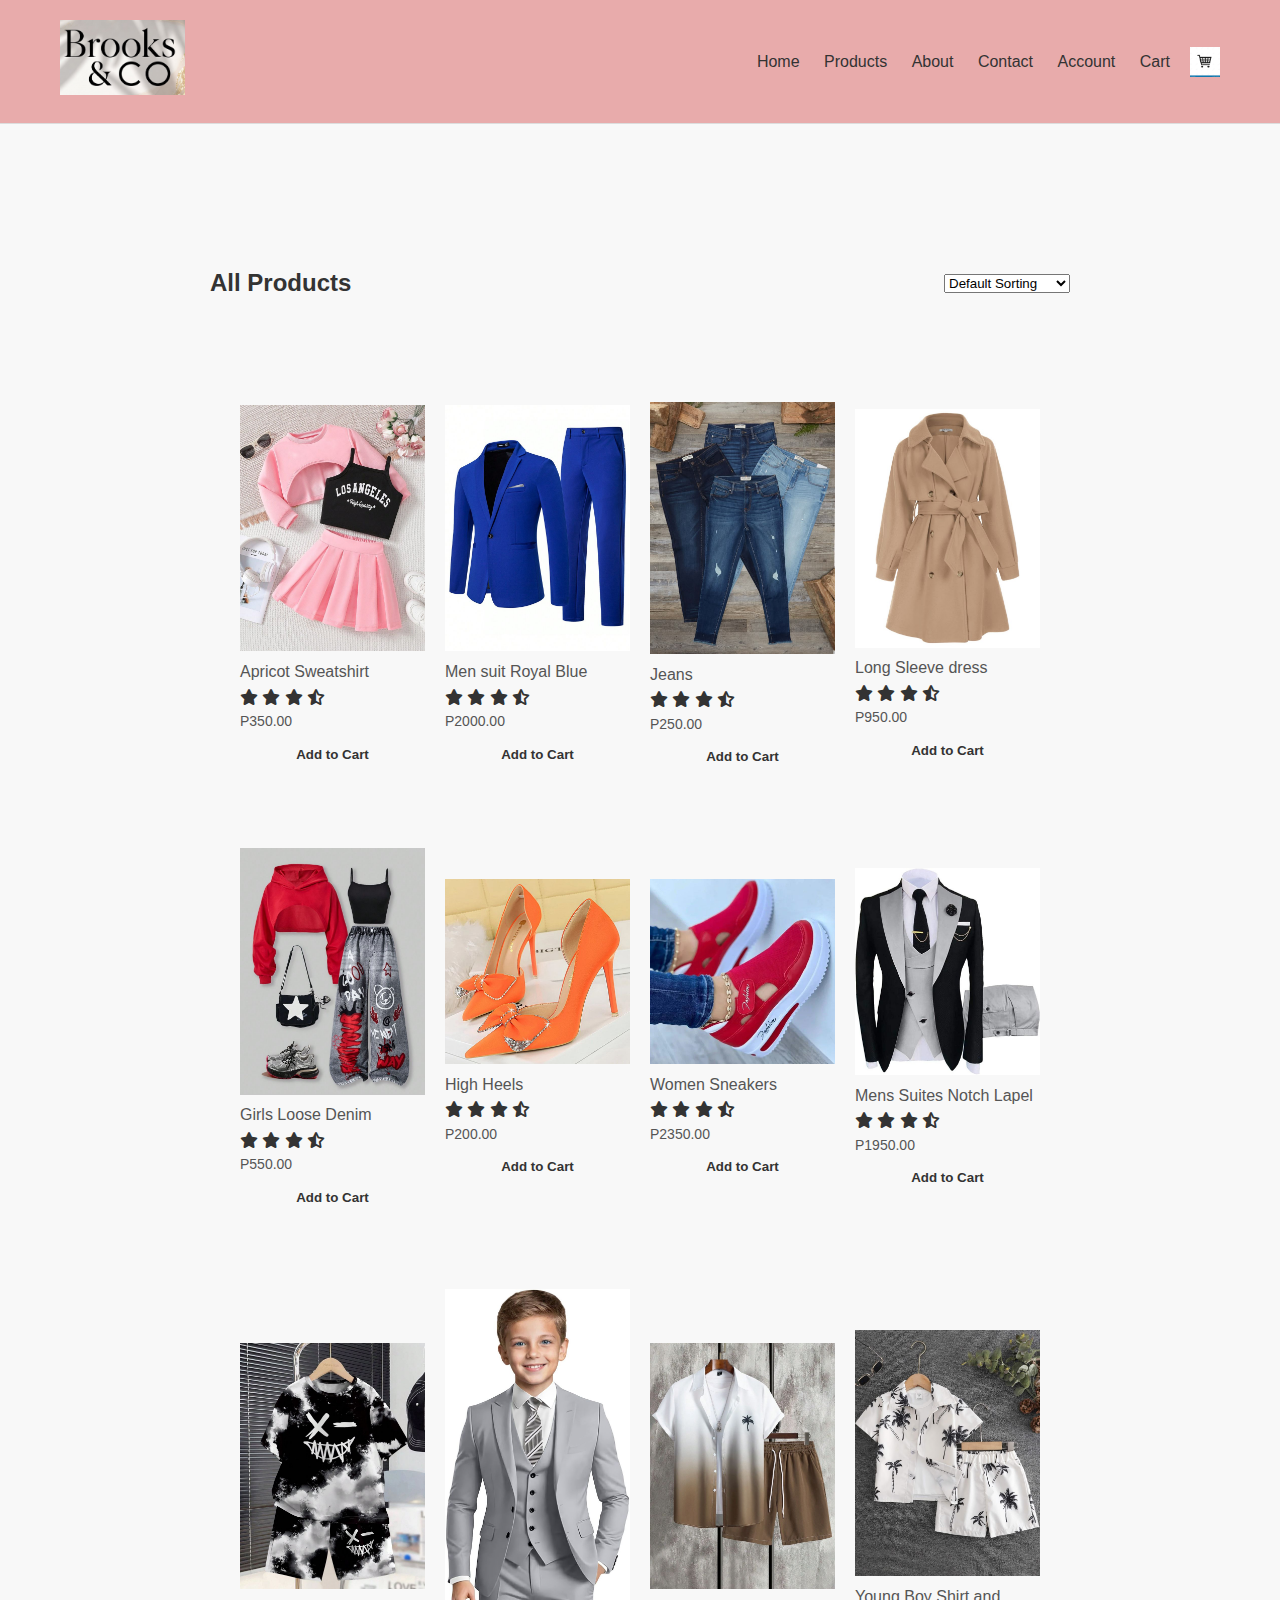
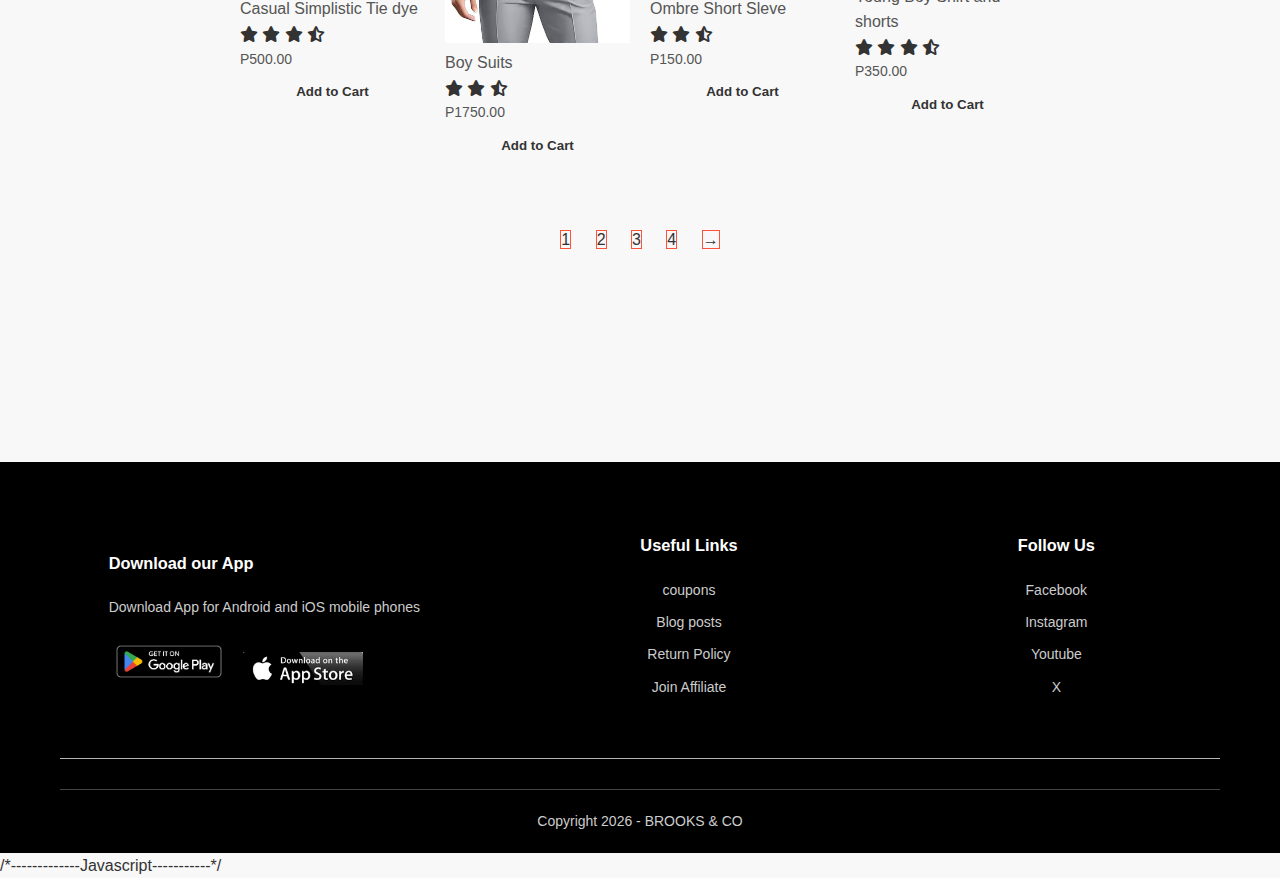
<file: products.html>
<!DOCTYPE html>
<html lang="en">
<head>
    <meta charset="UTF-8">
    <meta name="viewport" content="width=device-width, initial-scale=1.0">
    <title> All Products-Brooks & CO</title>
    <!-- Your custom CSS -->
    <link rel="stylesheet" href="style.css">
    <!-- Font Awesome 6 (recommended for modern projects) -->
    <link rel="stylesheet" href="https://cdnjs.cloudflare.com/ajax/libs/font-awesome/6.5.1/css/all.min.css">
</head>
<body>
    <header class="header">
        <div class="container">
            <div class="navbar">
                <div class="logo">
                    <img src="images/Brooks & CO.jpg" width="125px" alt="Brooks & CO Logo">
                </div>
                <nav>
                    <ul>
                        <li><a href="index.html">Home</a></li>
                        <li><a href="products.html">Products</a></li>
                        <li><a href="about.html">About</a></li>
                        <li><a href="contact.html">Contact</a></li>
                        <li><a href="account.html">Account</a></li>
                        <li><a href="cart.html">Cart</a></li>
                    </ul>
                </nav>
                <img src="images/cart.jpg" width="30px" height="30px" alt="Cart">
            </div>
        </div>
      </div>
    </header>

    <!------- Hero Section----------->
    <section class="small-container">
        <div class="row row-2">
            <h2>All Products</h2>
            <select>
                <option>Default Sorting</option>
                <option>Sort by price</option>
                <option>Sort by popularity</option>
                <option>Sort by rating</option>
                <option>Sort by sales</option>
            </select>
        </div>

    </div>
        </div>
    </div>
    <div class="small-container">
        <div class="row">
            <div class="col-4">
                <img src="images/3pcs Young Girl Outfit_ Apricot Sweatshirt….jpg" alt="Apricot Sweatshirt">
                <h4>Apricot Sweatshirt</h4>
                <div class="rating">
                    <i class="fas fa-star"></i>
                    <i class="fas fa-star"></i>
                    <i class="fas fa-star"></i>
                    <i class="fas fa-star-half-alt"></i>
                </div>
                <p>P350.00</p>
                <button class="add-to-cart">Add to Cart</button>
            </div>
            <div class="col-4">
                <img src="images/Men's Elegant Suit Set Royal Blue Business….jpg" alt="Men suit Royal Blue">
                <h4>Men suit Royal Blue</h4>
                <div class="rating">
                    <i class="fas fa-star"></i>
                    <i class="fas fa-star"></i>
                    <i class="fas fa-star"></i>
                    <i class="fas fa-star-half-alt"></i>
                </div>
                <p>P2000.00</p>
                <button class="add-to-cart">Add to Cart</button>
            </div>
            <div class="col-4">
                <img src="images/Bootlegger - The Place for Jeans.jpg" alt="Jeans">
                <h4>Jeans</h4>
                <div class="rating">
                    <i class="fas fa-star"></i>
                    <i class="fas fa-star"></i>
                    <i class="fas fa-star"></i>
                    <i class="fas fa-star-half-alt"></i>
                </div>
                <p>P250.00</p>
                <button class="add-to-cart">Add to Cart</button>
            </div>
            <div class="col-4">
                <img src="images/PRICES MAY VARY_ ❄️【FEATURES】The long sleeve dress….jpg" alt="Long Sleeve dress">
                <h4>Long Sleeve dress</h4>
                <div class="rating">
                    <i class="fas fa-star"></i>
                    <i class="fas fa-star"></i>
                    <i class="fas fa-star"></i>
                    <i class="fas fa-star-half-alt"></i>
                </div>
                <p>P950.00</p>
                <button class="add-to-cart">Add to Cart</button>
            </div>
        </div>
            <div class="row">
            <div class="col-4">
                <img src="images/3pcs_Set Street Cool Casual Teen Girls Loose Denim….jpg" alt="Girls Loose Denim">
                <h4>Girls Loose Denim</h4>
                <div class="rating">
                    <i class="fas fa-star"></i>
                    <i class="fas fa-star"></i>
                    <i class="fas fa-star"></i>
                    <i class="fas fa-star-half-alt"></i>
                </div>
                <p>P550.00</p>
                <button class="add-to-cart">Add to Cart</button>
            </div>
            <div class="col-4">
                <img src="images/Fashion High Heels Luxury Women Pumps Rhinestone….jpg" alt="High Heels">
                <h4>High Heels</h4>
                <div class="rating">
                    <i class="fas fa-star"></i>
                    <i class="fas fa-star"></i>
                    <i class="fas fa-star"></i>
                    <i class="fas fa-star-half-alt"></i>
                </div>
                <p>P200.00</p>
                <button class="add-to-cart">Add to Cart</button>
            </div>
            <div class="col-4">
                <img src="images/Introducing our Women Sneakers High Quality Tennis….jpg" alt="Women Sneakers">
                <h4>Women Sneakers</h4>
                <div class="rating">
                    <i class="fas fa-star"></i>
                    <i class="fas fa-star"></i>
                    <i class="fas fa-star"></i>
                    <i class="fas fa-star-half-alt"></i>
                </div>
                <p>P2350.00</p>
                <button class="add-to-cart">Add to Cart</button>
            </div>
            <div class="col-4">
                <img src="images/Men's Suits Slim Fit 3 Pieces Notch Lapel Formal….jpg" alt="Mens Suites Notch Lapel">
                <h4>Mens Suites Notch Lapel</h4>
                <div class="rating">
                    <i class="fas fa-star"></i>
                    <i class="fas fa-star"></i>
                    <i class="fas fa-star"></i>
                    <i class="fas fa-star-half-alt"></i>
                </div>
                <p>P1950.00</p>
                <button class="add-to-cart">Add to Cart</button>
            </div>
            <div class="col-4">
                <img src="images/2pcs_Set Teenage Boys Casual Simplistic Tie Dye….jpg" alt="Casual Simplistic Tie dye">
                <h4>Casual Simplistic Tie dye</h4>
                <div class="rating">
                    <i class="fas fa-star"></i>
                    <i class="fas fa-star"></i>
                    <i class="fas fa-star"></i>
                    <i class="fas fa-star-half-alt"></i>
                </div>
                <p>P500.00</p>
                <button class="add-to-cart">Add to Cart</button>
            </div>
            <div class="col-4">
                <img src="images/Premium Design_ Our boy suits feature a sports….jpg" alt="Boy Suits">
                <h4>Boy Suits</h4>
                <div class="rating">
                    <i class="fas fa-star"></i>
                    <i class="fas fa-star"></i>
                    <i class="fas fa-star-half-alt"></i>
                </div>
                <p>P1750.00</p>
                <button class="add-to-cart">Add to Cart</button>
            </div>
            <div class="col-4">
                <img src="images/2pcs Men's Palm Tree Ombre Print Short Sleeve….jpg" alt="Ombre Short Sleve">
                <h4>Ombre Short Sleve</h4>
                <div class="rating">
                    <i class="fas fa-star"></i>
                    <i class="fas fa-star"></i>
                    <i class="fas fa-star-half-alt"></i>
                </div>
                <p>P150.00</p>
                <button class="add-to-cart">Add to Cart</button>
            </div>
            <div class="col-4">
                <img src="images/Young Boy Coconut Tree Print Shirt & Shorts….jpg" alt="Young Boy Shirt and shorts">
                <h4>Young Boy Shirt and shorts</h4>
                <div class="rating">
                    <i class="fas fa-star"></i>
                    <i class="fas fa-star"></i>
                    <i class="fas fa-star"></i>
                    <i class="fas fa-star-half-alt"></i>
                </div>
                <p>P350.00</p>
                <button class="add-to-cart">Add to Cart</button>
            </div>
            <div class="page-btn">
                <span>1</span>
                <span>2</span>
                <span>3</span>
                <span>4</span>
                <span>&#8594</span>
            </div>
         </div>
    </section>

    <!-- Footer -->
    <footer class="footer">
        <div class="container">
            <div class="row">
                <div class="footer-col-1">
                    <h3>Download our App</h3>
                    <p>Download App for Android and iOS mobile phones</p>
                    <div class="app-logo">
                        <img src="images/playstore.png" alt="Play Store">
                        <img src="images/apple store.png" alt="App Store">
                    </div>
                </div>
                <div class="footer-col-2">
                    <h3>Useful Links</h3>
                    <ul>
                        <li>coupons</li>
                        <li>Blog posts</li>
                        <li>Return Policy</li>
                        <li>Join Affiliate</li>
                    </ul>
                </div>
                <div class="footer-col-3">
                    <h3>Follow Us</h3>
                    <ul>
                        <li>Facebook</li>
                        <li>Instagram</li>
                        <li>Youtube</li>
                        <li>X</li>
                    </ul>
                </div>
            </div>
            <hr>
            <p class="copyright">Copyright 2026 - BROOKS & CO</p>
        </div>
      </div>
    </footer>
/*-------------Javascript-----------*/
    <script>
  const addToCartButtons = document.querySelectorAll(".add-to-cart");

  addToCartButtons.forEach(button => {
    button.addEventListener("click", () => {
      const name = button.dataset.name;
      const price = parseFloat(button.dataset.price);

      let cart = JSON.parse(localStorage.getItem("cart")) || [];

      // Check if item already exists
      const existingItem = cart.find(item => item.name === name);

      if (existingItem) {
        existingItem.quantity += 1;
      } else {
        cart.push({
          name: name,
          price: price,
          quantity: 1
        });
      }

      localStorage.setItem("cart", JSON.stringify(cart));

      alert(`${name} added to cart`);
    });
  });
</script>
</body>
</html>
</file>
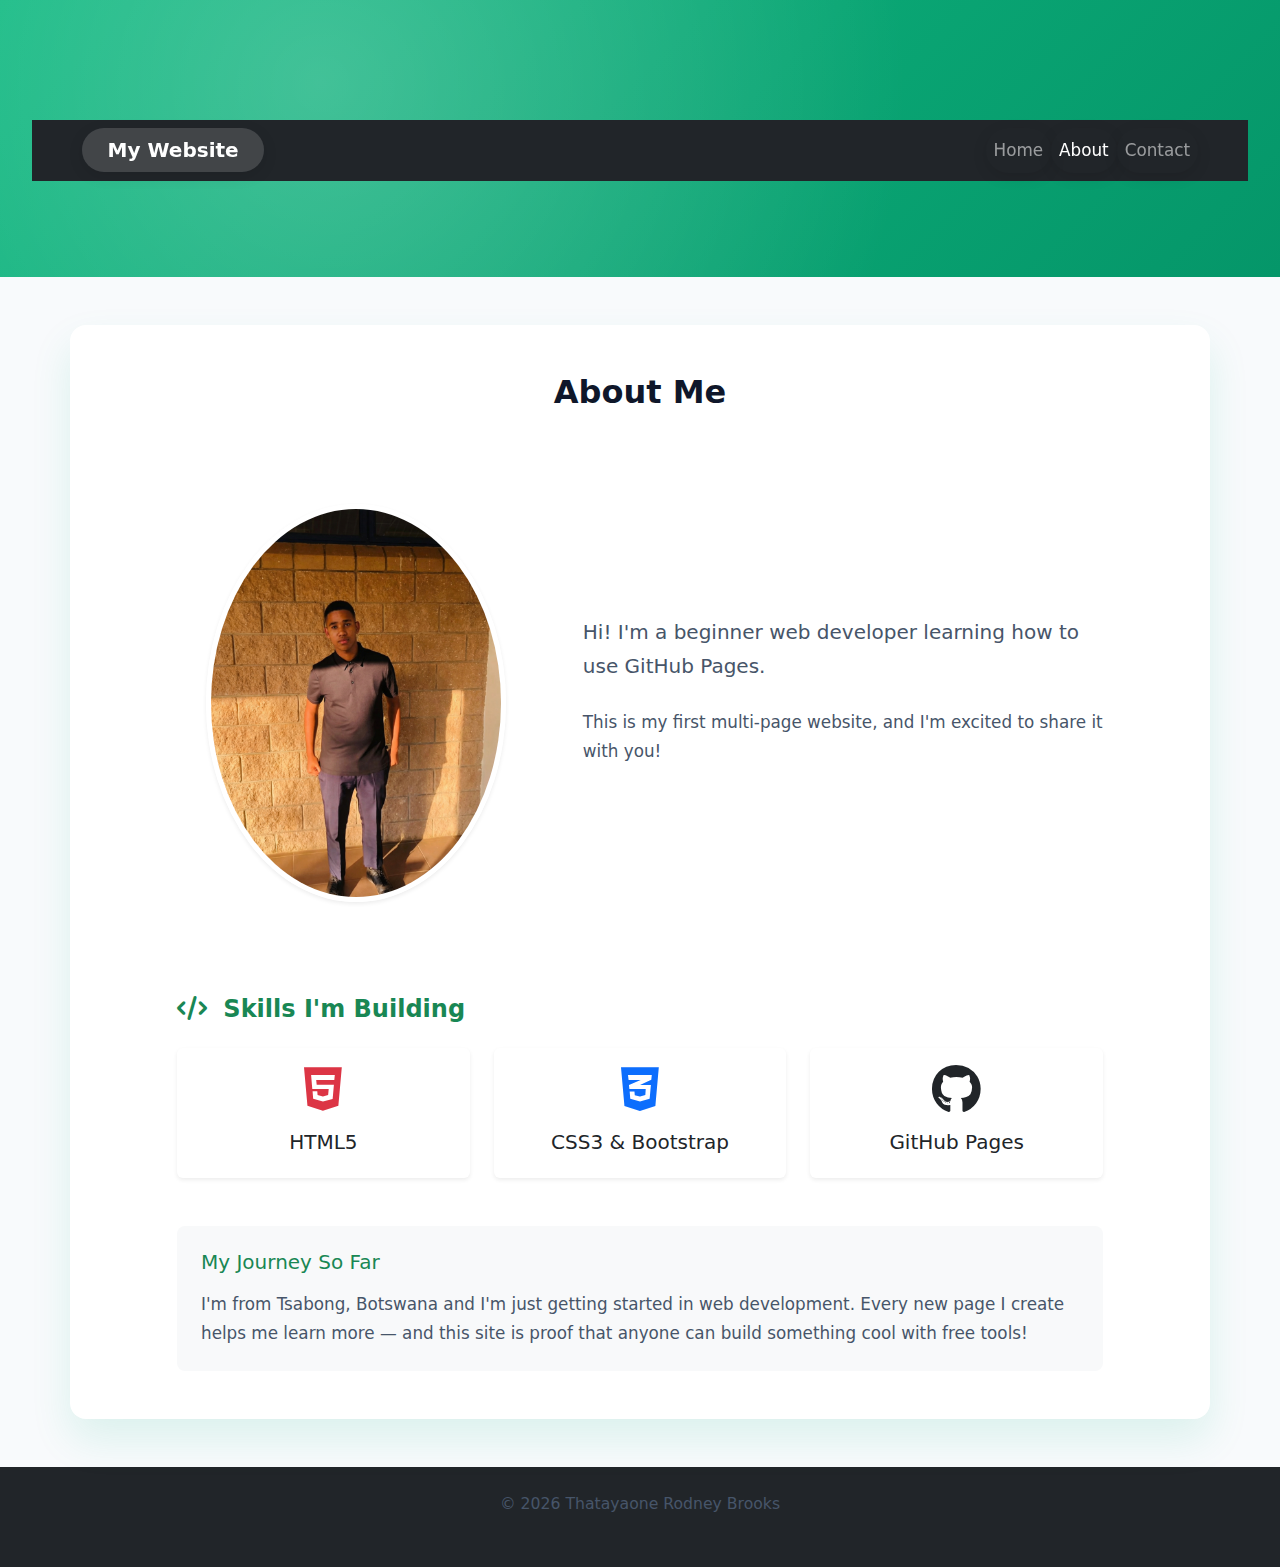
<file: Brooks & Co/about.html>
<!DOCTYPE html>
<html lang="en">
<head>
  <meta charset="UTF-8">
  <meta name="viewport" content="width=device-width, initial-scale=1.0">
  <meta name="description" content="Learn more about Thatayaone Rodney Brooks - Beginner Web Developer from Gaborone, Botswana">
  <title>About Me</title>
  <!-- Bootstrap CSS -->
  <link href="https://cdn.jsdelivr.net/npm/bootstrap@5.3.0/dist/css/bootstrap.min.css" rel="stylesheet">
  <!-- Font Awesome for modern icons (standard improvement) -->
  <link rel="stylesheet" href="https://cdnjs.cloudflare.com/ajax/libs/font-awesome/6.5.1/css/all.min.css">
  <!--Custom CSS-->
  <link rel="stylesheet" href="styles.css">
</head>
<body>
  <header>
       <!-- Your content goes here -->
    <nav class="navbar navbar-expand-lg navbar-dark bg-dark">
        <div class="container">
            <a class="navbar-brand" href="index.html">My Website</a>
            <button class="navbar-toggler" type="button" data-bs-toggle="collapse" data-bs-target="#navbarNav">
                <span class="navbar-toggler-icon"></span>
            </button>
            <div class="collapse navbar-collapse" id="navbarNav">
                <ul class="navbar-nav ms-auto">
                    <li class="nav-item">
                        <a class="nav-link" href="index.html">Home</a>
                    </li>
                    <li class="nav-item">
                        <a class="nav-link active" href="about.html" aria-current="page">About</a>
                    </li>
                    <li class="nav-item">
                        <a class="nav-link" href="contact.html">Contact</a>
                    </li>
                </ul>
            </div>
        </div>
    </nav>
  </header>

  <main class="container my-5">
    <div class="row justify-content-center">
      <div class="col-lg-10">
        <h2 class="text-center mb-5">About Me</h2>
        
        <div class="row g-5 align-items-center">
          <!-- Profile photo (common & necessary for any About page) -->
          <div class="col-md-5 text-center">
            <img src="thatayaone-rodney-brooks.jpg" 
                 alt="Thatayaone Rodney Brooks" 
                 class="rounded-circle img-fluid shadow-sm" style="max-width: 300px; border: 5px solid #fff;">
          </div>
          
          <!-- Your exact original paragraphs kept 100% unchanged -->
          <div class="col-md-7">
            <p class="lead">Hi! I'm a beginner web developer learning how to use GitHub Pages.</p>
            <p>This is my first multi-page website, and I'm excited to share it with you!</p>
          </div>
        </div>

        <!-- Added necessary engaging sections (standard for About pages) -->
        <div class="row mt-5">
          <div class="col-12">
            <h4 class="mb-4 text-success"><i class="fas fa-code me-2"></i> Skills I'm Building</h4>
            <div class="row g-4">
              <div class="col-md-4">
                <div class="card h-100 text-center border-0 shadow-sm">
                  <div class="card-body">
                    <i class="fab fa-html5 fa-3x text-danger mb-3"></i>
                    <h5 class="card-title">HTML5</h5>
                  </div>
                </div>
              </div>
              <div class="col-md-4">
                <div class="card h-100 text-center border-0 shadow-sm">
                  <div class="card-body">
                    <i class="fab fa-css3-alt fa-3x text-primary mb-3"></i>
                    <h5 class="card-title">CSS3 & Bootstrap</h5>
                  </div>
                </div>
              </div>
              <div class="col-md-4">
                <div class="card h-100 text-center border-0 shadow-sm">
                  <div class="card-body">
                    <i class="fab fa-github fa-3x text-dark mb-3"></i>
                    <h5 class="card-title">GitHub Pages</h5>
                  </div>
                </div>
              </div>
            </div>
          </div>
        </div>

        <!-- Extra motivational section (keeps your excited beginner tone) -->
        <div class="mt-5 p-4 bg-light rounded-3">
          <h5 class="text-success mb-3">My Journey So Far</h5>
          <p class="mb-0">I'm from Tsabong, Botswana and I'm just getting started in web development. Every new page I create helps me learn more — and this site is proof that anyone can build something cool with free tools!</p>
        </div>
      </div>
    </div>
  </main>

  <footer class="bg-dark text-light py-4 mt-auto">
    <div class="container text-center">
      <p>&copy; 2026 Thatayaone Rodney Brooks</p>
    </div>
  </footer>

  <!-- Bootstrap JS and dependencies -->
  <script src="https://cdn.jsdelivr.net/npm/@popperjs/core@2.11.6/dist/umd/popper.min.js"></script>
  <script src="https://cdn.jsdelivr.net/npm/bootstrap@5.3.0/dist/js/bootstrap.min.js"></script>
</body>
</html>
</file>
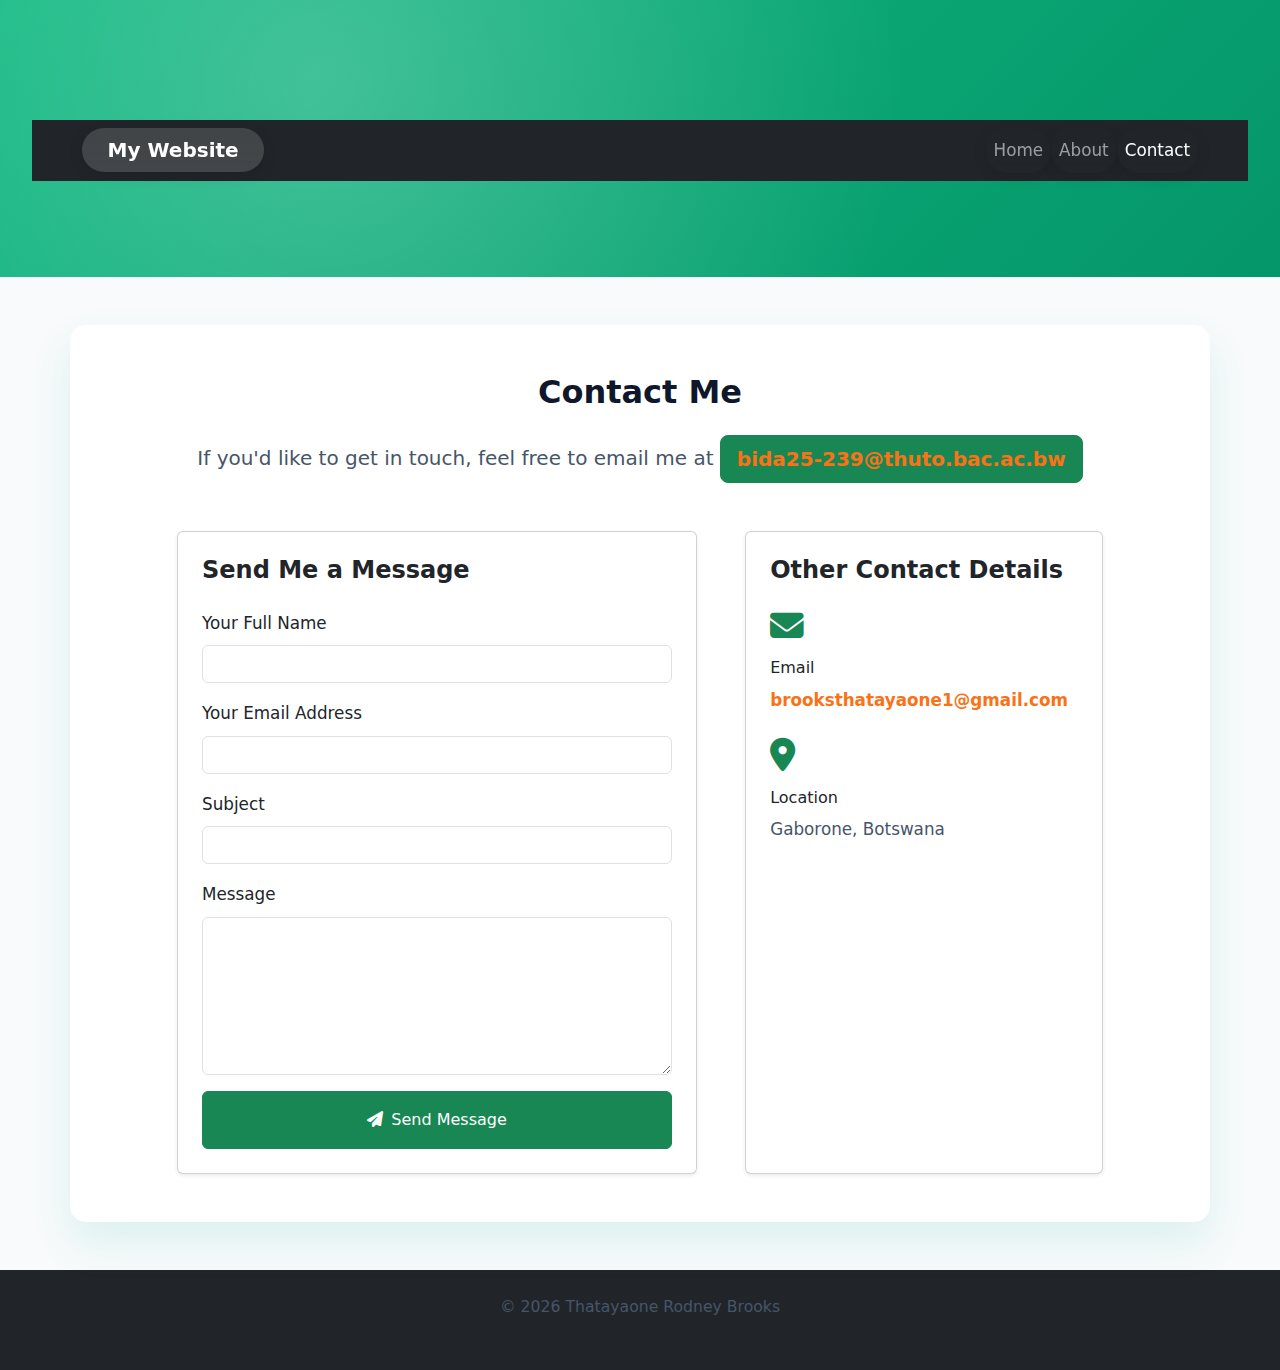
<file: Brooks & Co/contact.html>
<!DOCTYPE html>
<html lang="en">
<head>
  <meta charset="UTF-8">
  <meta name="viewport" content="width=device-width, initial-scale=1.0">
  <meta name="description" content="Get in touch with Thatayaone Rodney Brooks">
  <title>Contact Me</title>
  <!-- Bootstrap CSS -->
  <link href="https://cdn.jsdelivr.net/npm/bootstrap@5.3.0/dist/css/bootstrap.min.css" rel="stylesheet">
  <!-- Font Awesome for better icons (standard improvement) -->
  <link rel="stylesheet" href="https://cdnjs.cloudflare.com/ajax/libs/font-awesome/6.5.1/css/all.min.css">
  <!--Custom CSS-->
  <link rel="stylesheet" href="styles.css">
</head>
<body>
  <header>
       <!-- Your content goes here -->
    <nav class="navbar navbar-expand-lg navbar-dark bg-dark">
        <div class="container">
            <a class="navbar-brand" href="index.html">My Website</a>
            <button class="navbar-toggler" type="button" data-bs-toggle="collapse" data-bs-target="#navbarNav">
                <span class="navbar-toggler-icon"></span>
            </button>
            <div class="collapse navbar-collapse" id="navbarNav">
                <ul class="navbar-nav ms-auto">
                    <li class="nav-item">
                        <a class="nav-link" href="index.html">Home</a>
                    </li>
                    <li class="nav-item">
                        <a class="nav-link" href="about.html">About</a>
                    </li>
                    <li class="nav-item">
                        <a class="nav-link active" href="contact.html" aria-current="page">Contact</a>
                    </li>
                </ul>
            </div>
        </div>
    </nav>
  </header>

  <main class="container my-5">
    <div class="row justify-content-center">
      <div class="col-lg-10">
        <h2 class="text-center mb-4">Contact Me</h2>
        
        <!-- Your original paragraph and email link kept EXACTLY (only fixed the broken mailto href to match the real email) -->
        <p class="text-center lead mb-5">
          If you'd like to get in touch, feel free to email me at 
          <a href="mailto:bida25-239@thuto.bac.ac.bw" class="btn btn-success btn-lg">
            bida25-239@thuto.bac.ac.bw
          </a>
        </p>

        <!-- Added necessary professional contact form (standard for any "Contact Me" page) -->
        <div class="row g-5">
          <div class="col-lg-7">
            <div class="card shadow-sm">
              <div class="card-body p-4">
                <h4 class="card-title mb-4">Send Me a Message</h4>
                <form action="#" method="POST" id="contactForm">
                  <div class="mb-3">
                    <label class="form-label">Your Full Name</label>
                    <input type="text" class="form-control" required>
                  </div>
                  <div class="mb-3">
                    <label class="form-label">Your Email Address</label>
                    <input type="email" class="form-control" required>
                  </div>
                  <div class="mb-3">
                    <label class="form-label">Subject</label>
                    <input type="text" class="form-control" required>
                  </div>
                  <div class="mb-3">
                    <label class="form-label">Message</label>
                    <textarea class="form-control" rows="6" required></textarea>
                  </div>
                  <button type="submit" class="btn btn-success w-100 py-3">
                    <i class="fas fa-paper-plane me-2"></i>Send Message
                  </button>
                </form>
              </div>
            </div>
          </div>

          <!-- Added useful contact info panel -->
          <div class="col-lg-5">
            <div class="card h-100 shadow-sm">
              <div class="card-body p-4">
                <h4 class="card-title mb-4">Other Contact Details</h4>
                <ul class="list-unstyled">
                  <li class="mb-4">
                    <i class="fas fa-envelope text-success fa-2x mb-3"></i>
                    <h6>Email</h6>
                    <a href="mailto:bida25-239@thuto.bac.ac.bw" class="text-decoration-none">brooksthatayaone1@gmail.com</a>
                  </li>
                  <li class="mb-4">
                    <i class="fas fa-map-marker-alt text-success fa-2x mb-3"></i>
                    <h6>Location</h6>
                    <p class="mb-0">Gaborone, Botswana</p>
                  </li>
                </ul>
              </div>
            </div>
          </div>
        </div>
      </div>
    </div>
  </main>

  <footer class="bg-dark text-light py-4">
    <div class="container text-center">
      <p>&copy; 2026 Thatayaone Rodney Brooks</p>
    </div>
  </footer>

  <!-- Bootstrap JS and dependencies -->
  <script src="https://cdn.jsdelivr.net/npm/@popperjs/core@2.11.6/dist/umd/popper.min.js"></script>
  <script src="https://cdn.jsdelivr.net/npm/bootstrap@5.3.0/dist/js/bootstrap.min.js"></script>

  <!-- Simple form feedback (demo only) -->
  <script>
    document.getElementById('contactForm').addEventListener('submit', function(e) {
      e.preventDefault();
      alert('✅ Thank you! Your message has been received (demo).');
      this.reset();
    });
  </script>
</body>
</html>
</file>
<file: styles.css>
*{
    margin: 0;
    padding: 0;
    box-sizing: border-box;
}
.navbar{
    display: flex;
    align-items: center;
    padding: 20px;
}
nav{
    flex: 1;
    text-align: right;
}
nav ul{
    display:inline-block
    list-style-type: none;
}
nav ul li{
    display: inline-block;
    margin-right: 20px;
}
a{
    text-decoration: none;
    color: #555;
}
p{
    color: #555;
}
.container{
    max-width: 1300px;
    margin: auto;
    padding-left: 25px;
    padding-right: 25px;
}
.row{
    display:flex;
    align-items:center;
    flex-wrap: wrap;
    justify-content: space-around;
}
.col-2 {
    flex-basis: 50%;
    min-width: 300px;
}
.col-2 img{
    max-width: 100%;
    padding: 50px 0;
}
.col-2 h1{
    font-size: 50px;
    line-height: 60px;
    margin: 25px 0;
}
.btn{
    display: inline-block;
    background: #ff523b;
    color:#fff;
    padding: 8px 30px;    
    margin: 30px 0;
    border-radius: 30px;
    transition: background 0.5s;
}
.btn:hover{
    background:#56344 ;
}
.header{
    background: radial-gradient(#edd8d8);
}
.header .row{
    margin-top: 70px;
}
.categories{
    margin: 70px;
}
.col-3{
    flex-basis: 30%;
    min-width: 250px;
    margin-bottom: 30px;
}
.col-3 img{
    width: 100%;
}
.small-container {
    max-width: 1080px;
    margin: auto;
    padding-left: 25px;
    padding-right: 25px;
}
.col-4{
    flex-basis: 25%;
    padding: 10px;
    min-width: 200px;
    margin-bottom: 50px;
    transition: transform 0.5s;
}
.col-4 img{
    width: 100%;
}
.title{
    text-align: center;
    margin: auto 80px;
    position: relative;
    line-height: 60px;
    color: #555;
}
.title::after{
    content: '';
    background: #ff523b;
    width: 80px;
    height: 5px;
    border-radius: 5px;
    position: absolute;
    bottom: 0;
    left: 50%;
    transform: translateX(-50%);
}
h4{
    color: #555;
    font-weight: normal;
}
.col-4 p{
    font-size: 14px;
}
.rating .fa{
    color: #ff523b;
}
.col-4:hover{
    transform: translateY(-5px);
}
/*------Offer-----*/

.offer{
    background: radial-gradient(#fff,#ffd6d6);
    margin-top: 80px;
    padding: 30px 0;
}
.col-2 .offer img{
    padding: 50px;
}
/*--------tsetimonial-------*/
.testiomnial{
    padding: 100px;
}
.testimonial .col-3{
    text-align: center;
    padding: 40px 20px;
    box-shadow: 00 20px 0px rgba(0,0,0,0.1);
    cursor: pointer;
    transition: transform 0.5s;
}
.testimonial .col-3 img{
    width: 50px;
    margin-top: 20px;
    border-radius: 50%;
}
.testimonial .col-3:hover{
    transform: translateY(-10px);

}
/*---------brands----------*/
.brands{
    margin: 100px auto;
}
.col-5{
    width: 160px;
}
.col-5 img{
    width: 100%;
    cursor: pointer;
    filter: grayscale(100);
}
.col-5 img:hover{
    filter: grayscale(100%);
}
/*-------footer-------*/
.footer{
    background: #000;
    color: #8a8a8a;
    font-size: 14px;
    padding: 60px 0 20px;
}
.footer p{
    color: #8a8a8a;
}
,footer h3{
    color: #fff;
    margin-bottom: 20px;
}
.footer-col-1 , .footer-col-2, .footer-col-3{
    min-width: 250px;
    margin-bottom: 20px;
}
.footer-col-1{
    flex-basis: 30%;
}
.footer-col-2 , .footer-col-3{
    flex-basis: 12%;
    text-align: center
}
ul{
    list-style-type: none;
}
.app-logo{
    margin-top: 20px;
}
.app-logo img{
    width: 140px;
}
.footer hr{
    border: none;
    background: #b5b5b5;
    height: 1px;
    margin: 20px 0;
}
.copyright{
    text-align: center;
}

/*--------all products page-------*/
.row-2{
    justify-content: space-between;
    margin:100px auto 50px;
}
Select{
    boarder: 1px solid #ff523b
    padding: 5px
}
select:focus{
    outline: none;
}
.page-btn{
    margin: 0 auto 80px ;
}
.page-btn span{
    display: inline block;
    border: 1px solid #ff523b;
    margin: 10px;
    width: 40px;
    height: 40px;
    text-align: center;
    cursor: pointer;
}
.page-btn span:hover{
    background: #ff523b;
    color: white;
}
/*-----single products details--------*/
.single-product{
    margin-top: 80px;
}
.single-product .col-2 img{
    padding: 0;
}
.single-product .col-2{
padding: 20px;
}
.single-product h4{
    margin: 20px;
    font-size: 22px;
    font-weight: bold;
}
.single-product select{
    display: block;
    padding: 10px;
    margin-top: 20px;
}
.single-product input{
    width: 50px;
    height: 40px;
    padding-left: 10px;
    font-size: 20px;
    margin-right: 10px;
    border: 1px solid #ff523b;
}
input:focus{
    outline: none;

}
.single-product .fa{
    color: #ff523b;
    margin-left: 10px;
}
.single-product .row{
    text-align: left;
}
.single-product .col-2{
    padding: 20px 0;
}
.single-product h1 {
    font-size: 26px;
    line-height: 30px;
}
.small-img-row {
   display: flex;
   justify-content: center;
   gap: 12px;
   margin-top: 20px;
        }
        .small-img-col {
            flex: 0 0 auto;
            cursor: pointer;
        }
        .small-img {
            width: 75px !important;   
            height: auto;
            border: 2px solid #ddd;
            border-radius: 4px;
            transition: all 0.3s ease;
        }
        .small-img:hover {
            border-color: #000;
            transform: scale(1.08);
        }
.ProductImg {
    width: 80% !important;     
    max-width: 520px;     
    margin: 0 auto 25px auto;
    display: block;
    border-radius: 8px;
    box-shadow: 0 4px 15px rgba(0,0,0,0.1);
    transition: transform 0.3s ease;
    border-color: #000;
    transform: scale(1.08);
     }
            
 .ProductImg:hover {
    transform: scale(1.02);
 }
/*-----------cart item details------------*/
.cart-page{
    margin: 80px auto;
}
table{
    width: 100%;
    border-collapse: collapse;
}
.cart-info{
   display: flex;
   flex-wrap: wrap;
}
th{
    text-align: left;
    padding: 5px;
    color: #fff;
    background: #ff523b;
    font-weight: normal;
}
td{
    padding: 10px 5px;
}
td input{
    width: 40px;
    height: 30px;
    padding: 5px;
}
td a{
    color: #ff523b;
    font-size: 12px;
}
td img{
    width: 80px;
    height: 80px;
    margin-right: ;
}

.total-price{
    display: flex;
    justify-content: flex-end;
}

.total-price table{
    border-top: 3px solid #ff523b;
    width: 100%;
    max-width: 400px;
}

td:last-child{
    text-align: right;
}

th.last-child{
    text-align: right;
}

/*--------------account-page------------*/

.account-page{
    padding: 50px 0;
    background: radial-gradient(#fff,#ffd6d6);
}
.form-container {
    position: relative;
    width: 300px;
    height: 400px;
    overflow: hidden;
    margin: 0 auto;
    box-shadow: 0 0 20px rgba(0,0,0,0.1);
    border-radius: 10px;
}

.form-container span{
    font-weight: bold;
    padding: 0 10px;
    color: #000;
    cursor: pointer;
    width: 100px;
    display: inline-block;
}

.form-btn{
    display: inline-block;
}

.form-container form{
    max-width: 300px;
    padding: 0 20px;
    position: absolute;
    top: 130px;
    transition: transform 1s;
}

.form input{
    width: 100%;
    height: 30px;
    margin: 10px 0;
    padding: 0 10px;
    border:1px solid #ccc ;
}
form .btn{
    width: 100%;
    border: none;
    cursor: pointer;
    margin: 10px 0;
}
form .btn:focus{
    outline: none;
}

#LoginForm, #RegForm {
    position: absolute;
    width: 100%;
    transition: 0.5s;
    padding: 20px;
}

#RegForm {
    transform: translateX(300px);
}

form a{
    font-size: 12px;
}
#Indicator{
    width: 100px;
    border: none;
    background: #ff523b;
    margin-top: 8px;
    transform: translateX(100px);
    transition: transform 1s;
}
</file>
<file: style.css>
*{
    margin: 0;
    padding: 0;
    box-sizing: border-box;
}
.navbar{
    display: flex;
    align-items: center;
    padding: 20px;
}
nav{
    flex: 1;
    text-align: right;
}
nav ul{
    display:inline-block
    list-style-type: none;
}
nav ul li{
    display: inline-block;
    margin-right: 20px;
}

a{
    text-decoration: none;
    color: #555;
}
p{
    color: #555;
}
.container{
    max-width: 1300px;
    margin: auto;
    padding-left: 25px;
    padding-right: 25px;
}
.row{
    display:flex;
    align-items:center;
    flex-wrap: wrap;
    justify-content: space-around;
}
.col-2 {
    flex-basis: 50%;
    min-width: 300px;
}
.col-2 img{
    max-width: 100%;
    padding: 50px 0;
}
.col-2 h1{
    font-size: 50px;
    line-height: 60px;
    margin: 25px 0;
}
.btn{
    display: inline-block;
    background: #ff523b;
    color:#fff;
    padding: 8px 30px;    
    margin: 30px 0;
    border-radius: 30px;
    transition: background 0.5s;
}
.btn:hover{
    background:#56344 ;
}
.header{
    background: radial-gradient(#edd8d8);
}
.header .row{
    margin-top: 70px;
}
.categories{
    margin: 70px;
}
.col-3{
    flex-basis: 30%;
    min-width: 250px;
    margin-bottom: 30px;
}
.col-3 img{
    width: 100%;
}
.small-container {
    max-width: 1080px;
    margin: auto;
    padding-left: 25px;
    padding-right: 25px;
}
.col-4{
    flex-basis: 25%;
    padding: 10px;
    min-width: 200px;
    margin-bottom: 50px;
    transition: transform 0.5s;
}
.col-4 img{
    width: 100%;
}
.title{
    text-align: center;
    margin: auto 80px;
    position: relative;
    line-height: 60px;
    color: #555;
}
.title::after{
    content: '';
    background: #ff523b;
    width: 80px;
    height: 5px;
    border-radius: 5px;
    position: absolute;
    bottom: 0;
    left: 50%;
    transform: translateX(-50%);
}
h4{
    color: #555;
    font-weight: normal;
}
.col-4 p{
    font-size: 14px;
}
.rating .fa{
    color: #ff523b;
}
.col-4:hover{
    transform: translateY(-5px);
}
/*------Offer-----*/

.offer{
    background: radial-gradient(#fff,#ffd6d6);
    margin-top: 80px;
    padding: 30px 0;
}
.col-2 .offer img{
    padding: 50px;
}
/*--------tsetimonial-------*/
.testiomnial{
    padding: 100px;
}
.testimonial .col-3{
    text-align: center;
    padding: 40px 20px;
    box-shadow: 00 20px 0px rgba(0,0,0,0.1);
    cursor: pointer;
    transition: transform 0.5s;
}
.testimonial .col-3 img{
    width: 50px;
    margin-top: 20px;
    border-radius: 50%;
}
.testimonial .col-3:hover{
    transform: translateY(-10px);

}
/*---------brands----------*/
.brands{
    margin: 100px auto;
}
.col-5{
    width: 160px;
}
.col-5 img{
    width: 100%;
    cursor: pointer;
    filter: grayscale(100);
}
.col-5 img:hover{
    filter: grayscale(100%);
}
/*-------footer-------*/
.footer{
    background: #000;
    color: #8a8a8a;
    font-size: 14px;
    padding: 60px 0 20px;
}
.footer p{
    color: #8a8a8a;
}
,footer h3{
    color: #fff;
    margin-bottom: 20px;
}
.footer-col-1 , .footer-col-2, .footer-col-3{
    min-width: 250px;
    margin-bottom: 20px;
}
.footer-col-1{
    flex-basis: 30%;
}
.footer-col-2 , .footer-col-3{
    flex-basis: 12%;
    text-align: center
}
ul{
    list-style-type: none;
}
.app-logo{
    margin-top: 20px;
}
.app-logo img{
    width: 140px;
}
.footer hr{
    border: none;
    background: #b5b5b5;
    height: 1px;
    margin: 20px 0;
}
.copyright{
    text-align: center;
}

/*--------all products page-------*/
.row-2{
    justify-content: space-between;
    margin:100px auto 50px;
}
Select{
    boarder: 1px solid #ff523b
    padding: 5px
}
select:focus{
    outline: none;
}
.page-btn{
    margin: 0 auto 80px ;
}
.page-btn span{
    display: inline block;
    border: 1px solid #ff523b;
    margin: 10px;
    width: 40px;
    height: 40px;
    text-align: center;
    cursor: pointer;
}
.page-btn span:hover{
    background: #ff523b;
    color: white;
}
/*-----single products details--------*/
.single-product{
    margin-top: 80px;
}
.single-product .col-2 img{
    padding: 0;
}
.single-product .col-2{
padding: 20px;
}
.single-product h4{
    margin: 20px;
    font-size: 22px;
    font-weight: bold;
}
.single-product select{
    display: block;
    padding: 10px;
    margin-top: 20px;
}
.single-product input{
    width: 50px;
    height: 40px;
    padding-left: 10px;
    font-size: 20px;
    margin-right: 10px;
    border: 1px solid #ff523b;
}
input:focus{
    outline: none;

}
.single-product .fa{
    color: #ff523b;
    margin-left: 10px;
}
.single-product .row{
    text-align: left;
}
.single-product .col-2{
    padding: 20px 0;
}
.single-product h1 {
    font-size: 26px;
    line-height: 30px;
}
.small-img-row {
   display: flex;
   justify-content: center;
   gap: 12px;
   margin-top: 20px;
}
.small-img-col {
  flex: 0 0 auto;
  cursor: pointer;
}
.small-img {
  width: 75px !important;   
  height: auto;
  border: 2px solid #ddd;
  border-radius: 4px;
  transition: all 0.3s ease;
}
.small-img:hover {
  border-color: #000;
  transform: scale(1.08);
        }
.ProductImg {
    width: 80% !important;     
    max-width: 520px;     
    margin: 0 auto 25px auto;
    display: block;
    border-radius: 8px;
    box-shadow: 0 4px 15px rgba(0,0,0,0.1);
    transition: transform 0.3s ease;
    border-color: #000;
    transform: scale(1.08);
     }
            
 .ProductImg:hover {
    transform: scale(1.02);
 }
/*-----------cart item details------------*/
.cart-page{
    margin: 80px auto;
}
.add-to-cart {
    width: 100%;
    background-color: var(--accent);
    color: var(--dark);
    border: none;
    padding: 14px;
    font-weight: bold;
    border-radius: 8px;
    cursor: pointer;
    transition: all 0.3s;
}

.add-to-cart:hover {
    background-color: #f0c14e;
    transform: translateY(-2px);
}

.cart-link {
    position: relative;
    font-size: 1.4rem;
    color: var(--dark);
}
table{
    width: 100%;
    border-collapse: collapse;
}
.cart-info{
   display: flex;
   flex-wrap: wrap;
}
th{
    text-align: left;
    padding: 5px;
    color: #fff;
    background: #ff523b;
    font-weight: normal;
}
td{
    padding: 10px 5px;
}
td input{
    width: 40px;
    height: 30px;
    padding: 5px;
}
td a{
    color: #ff523b;
    font-size: 12px;
}
td img{
    width: 80px;
    height: 80px;
    margin-right: ;
}

.total-price{
    display: flex;
    justify-content: flex-end;
}

.total-price table{
    border-top: 3px solid #ff523b;
    width: 100%;
    max-width: 400px;
}

td:last-child{
    text-align: right;
}

th.last-child{
    text-align: right;
}

/*--------------account-page------------*/

.account-page{
    padding: 50px 0;
    background: radial-gradient(#fff,#ffd6d6);
}
.form-container {
    position: relative;
    width: 300px;
    height: 400px;
    overflow: hidden;
    margin: 0 auto;
    box-shadow: 0 0 20px rgba(0,0,0,0.1);
    border-radius: 10px;
}

.form-container span{
    font-weight: bold;
    padding: 0 10px;
    color: #000;
    cursor: pointer;
    width: 100px;
    display: inline-block;
}

.form-btn{
    display: inline-block;
}

.form-container form{
    max-width: 300px;
    padding: 0 20px;
    position: absolute;
    top: 130px;
    transition: transform 1s;
}

.form input{
    width: 100%;
    height: 30px;
    margin: 10px 0;
    padding: 0 10px;
    border:1px solid #ccc ;
}
form .btn{
    width: 100%;
    border: none;
    cursor: pointer;
    margin: 10px 0;
}
form .btn:focus{
    outline: none;
}

#LoginForm, #RegForm {
    position: absolute;
    width: 100%;
    transition: 0.5s;
    padding: 20px;
}

#RegForm {
    transform: translateX(300px);
}

form a{
    font-size: 12px;
}
#Indicator{
    width: 100px;
    border: none;
    background: #ff523b;
    margin-top: 8px;
    transform: translateX(100px);
    transition: transform 1s;
}
/*------------About------------*/
* {
    margin: 0;
    padding: 0;
    box-sizing: border-box;
    font-family: Arial, Helvetica, sans-serif;
}

body {
    background: #f8f8f8;
    color: #333;
    line-height: 1.6;
}

a {
    text-decoration: none;
    color: #333;
}

ul {
    list-style: none;
}

.container {
    max-width: 1200px;
    margin: auto;
    padding: 0 20px;
}

.small-container {
    max-width: 900px;
    margin: auto;
    padding: 40px 20px;
}

.header {
    background: #e8abab;
    border-bottom: 1px solid #ddd;
}

.navbar {
    display: flex;
    align-items: center;
    justify-content: space-between;
    padding: 20px 0;
}

.logo img {
    max-width: 125px;
}

.about-section h1 {
    text-align: center;
    margin-bottom: 20px;
    color: #222;
}

.about-section p {
    text-align: center;
    margin-bottom: 15px;
    font-size: 16px;
}

.about-values {
    margin-top: 40px;
    background: #ffffff;
    padding: 30px;
    border-radius: 4px;
    box-shadow: 0 0 10px rgba(0,0,0,0.05);
}

.about-values h2 {
    text-align: center;
    margin-bottom: 20px;
}

.about-values ul {
    display: grid;
    grid-template-columns: repeat(auto-fit, minmax(180px, 1fr));
    gap: 15px;
    text-align: center;
}

.about-values li {
    background: #f1f1f1;
    padding: 15px;
    border-radius: 4px;
    font-weight: bold;
}

.footer {
    background: #000;
    color: #000;
    padding: 50px 0 20px;
    margin-top: 50px;
}

.footer h3 {
    margin-bottom: 15px;
}

.footer p,
.footer li {
    font-size: 14px;
    color: #ccc;
}

.footer .row {
    display: grid;
    grid-template-columns: repeat(auto-fit, minmax(250px, 1fr));
    gap: 30px;
}

.footer-col-1,
.footer-col-2,
.footer-col-3 {
    padding: 10px;
}

.app-logo img {
    width: 120px;
    margin-right: 10px;
}

.footer ul li {
    margin-bottom: 10px;
    cursor: pointer;
}

.footer ul li:hover {
    color: #fff;
}

hr {
    border: none;
    background: #555;
    height: 1px;
    margin: 20px 0;
}

.copyright {
    text-align: center;
    font-size: 14px;
    color: #070707;
}
.contact-section {
   padding: 80px 0;
}

.contact-container {
   display: grid;
   grid-template-columns: 1fr 1.2fr;
   gap: 60px;
   background: #fff;
   border-radius: 15px;
   box-shadow: 0 15px 40px rgba(0,0,0,0.08);
   overflow: hidden;
   max-width: 1200px;
   margin: 0 auto;
}

.contact-info {
   background: #ff523b;
   color: white;
   padding: 60px 50px;
        }

.contact-info h2 {
   font-size: 2.5rem;
   margin-bottom: 15px;
}

.contact-info p {
   margin-bottom: 40px;
   opacity: 0.95;
}

.info-item {
   display: flex;
   gap: 15px;
   margin-bottom: 30px;
   align-items: flex-start;
}

        .info-item i {
            font-size: 1.5rem;
            margin-top: 5px;
        }

        .info-item h4 {
            margin-bottom: 5px;
        }

        /* Right Side - Form */
        .contact-form {
            padding: 60px 50px;
        }

        .form-group {
            margin-bottom: 25px;
        }

        .form-group input,
        .form-group textarea {
            width: 100%;
            padding: 15px 20px;
            border: 2px solid #ddd;
            border-radius: 8px;
            font-size: 1rem;
        }

        .form-group input:focus,
        .form-group textarea:focus {
            border-color: #ff523b;
            box-shadow: 0 0 0 4px rgba(255, 82, 59, 0.15);
            outline: none;
        }

        .form-group textarea {
            resize: vertical;
            min-height: 150px;
        }

        .btn {
            background: #ff523b;
            color: white;
            border: none;
            padding: 15px 40px;
            font-size: 1.1rem;
            font-weight: 600;
            border-radius: 50px;
            cursor: pointer;
            width: 100%;
            transition: 0.3s;
        }

        .btn:hover {
            background: #e63939;
            transform: translateY(-3px);
        }

        /* Footer */
        .footer {
            background: #000;
            color: #8a8a8a;
            font-size: 14px;
            padding: 60px 0 20px;
        }

        .footer .row {
            display: flex;
            flex-wrap: wrap;
            gap: 40px;
            justify-content: space-around;
        }

        .footer-col {
            min-width: 250px;
        }

        .footer h3 {
            color: #fff;
            margin-bottom: 20px;
        }

        .footer ul {
            list-style: none;
        }

        .footer ul li a {
            color: #8a8a8a;
            text-decoration: none;
        }

        .footer ul li a:hover {
            color: #ff523b;
        }

        .copyright {
            text-align: center;
            margin-top: 30px;
            padding-top: 20px;
            border-top: 1px solid #444;
        }
</file>
<file: Brooks & Co/styles.css>
/* ===== Modern Reset & Variables ===== */
*,
*::before,
*::after {
    margin: 0;
    padding: 0;
    box-sizing: border-box;
}

:root {
    --primary: #10b981;           /* Fresh emerald green */
    --primary-dark: #059669;
    --accent: #f97316;            /* Warm orange for mailto */
    --text: #1e2937;
    --text-light: #475569;
    --bg: #f8fafc;
    --card: #ffffff;
    --shadow-sm: 0 4px 12px rgba(16, 185, 129, 0.08);
    --shadow-md: 0 20px 40px rgba(16, 185, 129, 0.12);
    --radius: 16px;
}

body {
    font-family: system-ui, -apple-system, BlinkMacSystemFont, "Segoe UI", Roboto, sans-serif;
    background-color: var(--bg);
    color: var(--text);
    line-height: 1.7;
    font-size: 1.05rem;
    min-height: 100vh;
    overflow-x: hidden;
}

/* ===== Typography ===== */
h1, h2, h3, h4 {
    font-weight: 700;
    line-height: 1.2;
    color: #0f172a;
}

h1 {
    font-size: clamp(2.4rem, 5vw, 3.8rem);
    letter-spacing: -0.03em;
}

p {
    margin-bottom: 1.6rem;
    color: var(--text-light);
}

/* ===== Header – Elegant gradient hero ===== */
header {
    background: linear-gradient(135deg, #10b981 0%, #059669 100%);
    color: white;
    padding: 5.5rem 2rem 6rem;
    text-align: center;
    position: relative;
    overflow: hidden;
}

header::before {
    content: '';
    position: absolute;
    inset: 0;
    background: radial-gradient(circle at 25% 30%, rgba(255,255,255,0.22) 0%, transparent 60%);
    pointer-events: none;
}

header h1 {
    margin: 0 0 1rem;
    text-shadow: 0 8px 20px rgba(0, 0, 0, 0.2);
}

/* ===== Navigation – Glassmorphic pills ===== */
nav {
    margin-top: 2rem;
    display: flex;
    justify-content: center;
    flex-wrap: wrap;
    gap: 0.8rem;
}

nav a {
    color: white;
    text-decoration: none;
    font-weight: 600;
    padding: 0.75rem 1.6rem;
    border-radius: 9999px;
    background: rgba(255, 255, 255, 0.15);
    backdrop-filter: blur(12px);
    transition: all 0.3s cubic-bezier(0.4, 0, 0.2, 1);
    box-shadow: 0 4px 15px rgba(0, 0, 0, 0.1);
}

nav a:hover {
    background: rgba(255, 255, 255, 0.35);
    transform: translateY(-4px) scale(1.05);
    box-shadow: 0 10px 25px rgba(0, 0, 0, 0.18);
}

/* ===== Main Content – Beautiful card ===== */
main {
    max-width: 880px;
    margin: -4rem auto 5rem;
    padding: 3rem 2.5rem;
    background: var(--card);
    border-radius: var(--radius);
    box-shadow: var(--shadow-md);
    position: relative;
    z-index: 10;
}

/* ===== Images – Premium look ===== */
img,
main img {
    max-width: 100%;
    height: auto;
    display: block;
    margin: 2.8rem auto;
    border-radius: 14px;
    border: 3px solid #e0f2e9;
    box-shadow: var(--shadow-md);
    transition: all 0.4s ease;
}

img:hover,
main img:hover {
    transform: scale(1.02) translateY(-8px);
    box-shadow: 0 30px 60px rgba(16, 185, 129, 0.22);
    border-color: var(--primary);
}

/* ===== Links ===== */
a {
    color: var(--primary);
    text-decoration: none;
    font-weight: 500;
    position: relative;
}

a::after {
    content: '';
    position: absolute;
    bottom: -2px;
    left: 0;
    width: 0;
    height: 2px;
    background: var(--primary);
    transition: width 0.3s ease;
}

a:hover::after,
a:focus::after {
    width: 100%;
}

a:hover {
    color: var(--primary-dark);
}

/* Special mailto styling */
main a[href^="mailto:"] {
    color: var(--accent);
    font-weight: 600;
}

main a[href^="mailto:"]::after {
    background: var(--accent);
}

/* ===== Footer – Clean & modern ===== */
footer {
    background: #0f172a;
    color: #94a3b8;
    text-align: center;
    padding: 2.8rem 1.5rem 3rem;
    font-size: 0.98rem;
    margin-top: auto;
}

footer a {
    color: #cbd5e1;
    transition: color 0.2s;
}

footer a:hover {
    color: white;
}

/* ===== Responsive & Extra Polish ===== */
@media (max-width: 640px) {
    header { padding: 4rem 1.2rem 5rem; }
    main { 
        margin: -3rem 1rem 4rem;
        padding: 2rem 1.6rem;
        border-radius: 12px;
    }
    nav a { padding: 0.65rem 1.2rem; font-size: 0.97rem; }
}

/* Smooth scroll & focus */
html {
    scroll-behavior: smooth;
}

:focus-visible {
    outline: 3px solid var(--primary);
    outline-offset: 4px;
}
</file>
